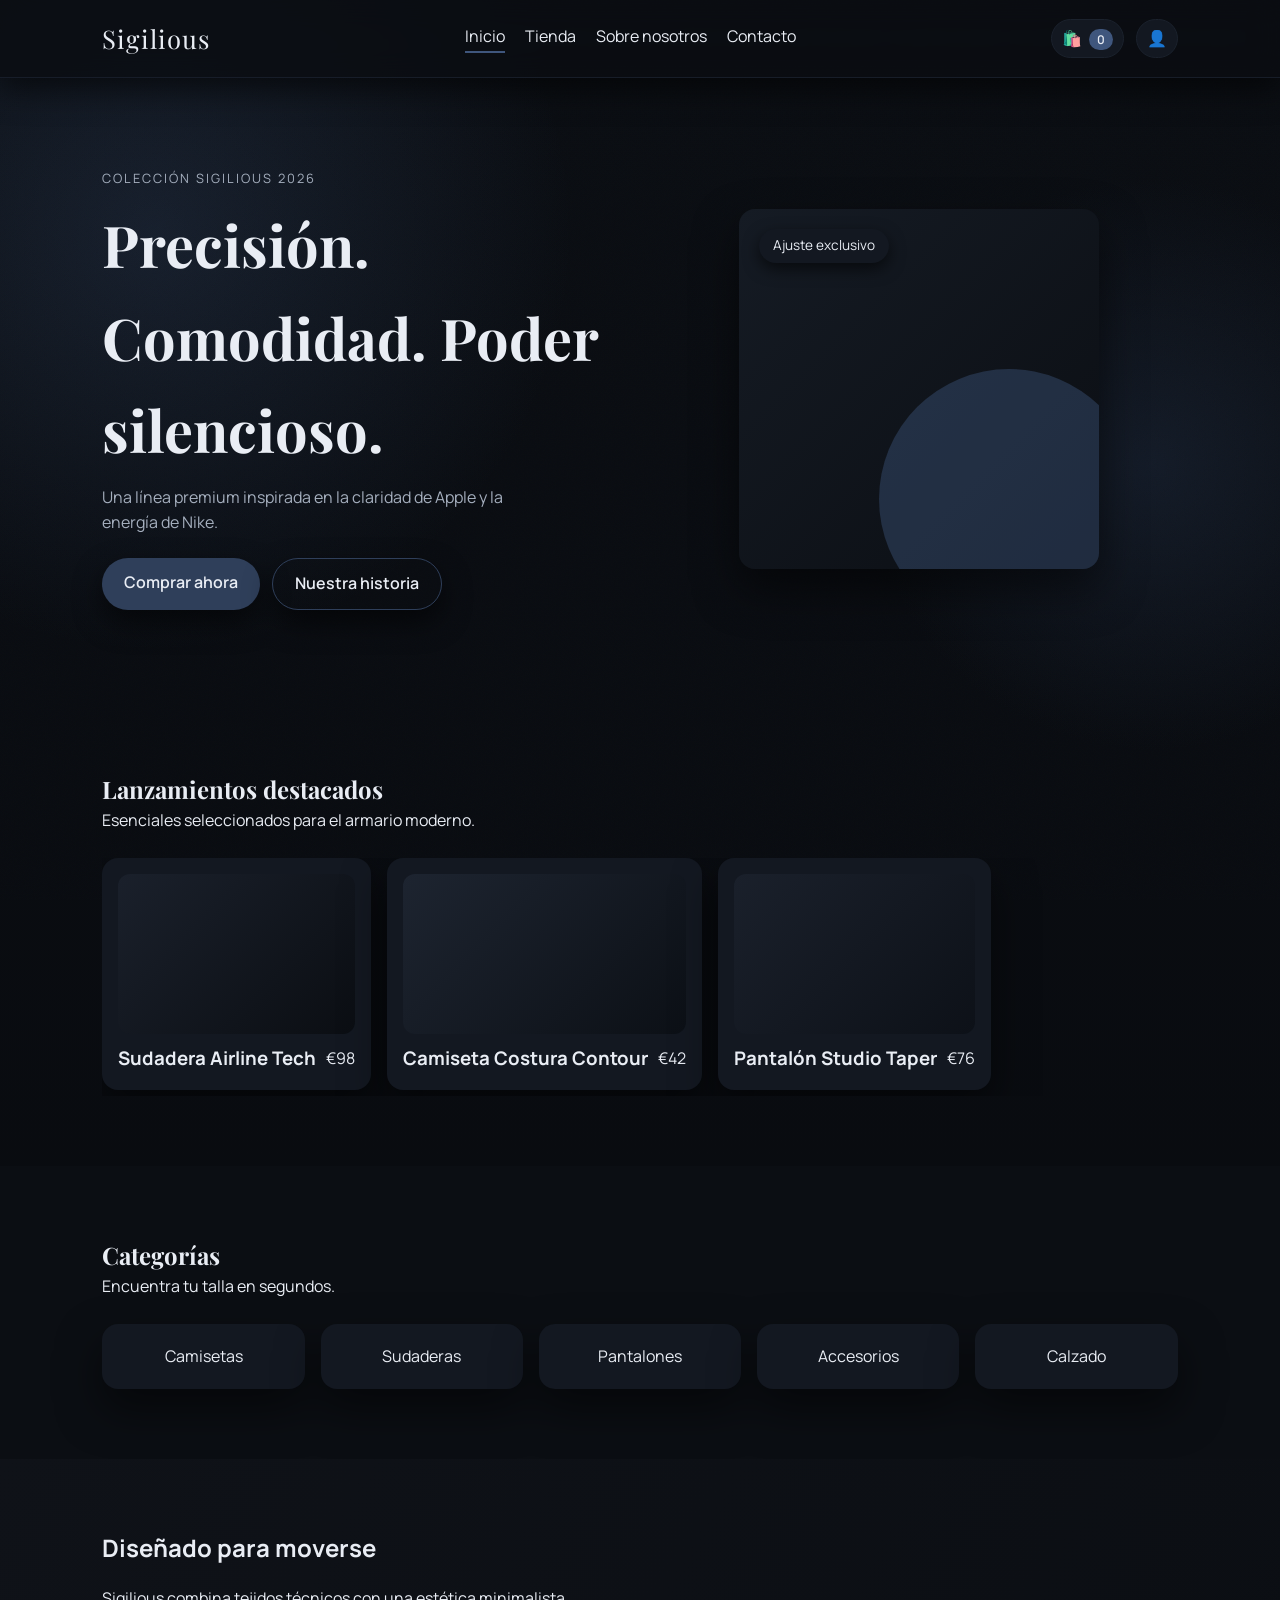
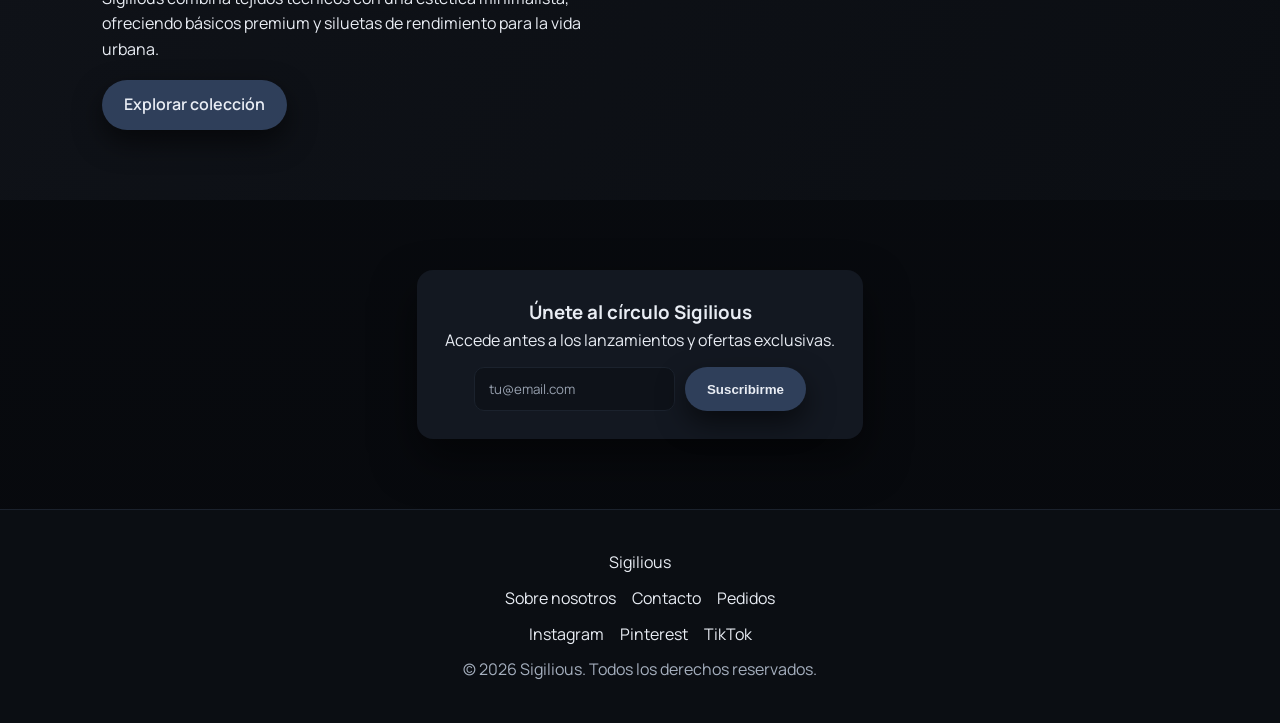
<file: index.html>
﻿<!doctype html>
<html lang="es">
<head>
  <meta charset="utf-8" />
  <meta name="viewport" content="width=device-width, initial-scale=1" />
  <title>Sigilious | Moda premium</title>
  <link rel="preconnect" href="https://fonts.googleapis.com">
  <link rel="preconnect" href="https://fonts.gstatic.com" crossorigin>
  <link href="https://fonts.googleapis.com/css2?family=Manrope:wght@300;400;500;600;700&family=Playfair+Display:wght@500;600;700&display=swap" rel="stylesheet">
  <link rel="stylesheet" href="css/style.css" />
  <link rel="stylesheet" href="css/layout.css" />
  <link rel="stylesheet" href="css/animations.css" />


</head>
<body data-page="home">
  <div class="loader" id="loader">
    <div class="loader-ring"></div>
    <div class="loader-text">Sigilious</div>
  </div>

  <header class="header glass">
    <nav class="nav">
      <a class="logo" href="index.html">Sigilious</a>

      <button class="menu-toggle" id="menuToggle" aria-label="Alternar navegación">
        <span></span><span></span><span></span>
      </button>

      <div class="nav-links" id="navLinks">
        <a href="index.html" class="active">Inicio</a>
        <a href="shop.html">Tienda</a>
        <a href="about.html">Sobre nosotros</a>
        <a href="contact.html">Contacto</a>
      </div>

      <div class="nav-actions">
        <a class="icon-btn" href="cart.html" aria-label="Carrito">
          <span class="icon">🛍️</span>
          <span class="badge" id="cartCount">0</span>
        </a>
        <a class="icon-btn" href="profile.html" aria-label="Perfil">
          <span class="icon">👤</span>
        </a>


      </div>
    </nav>
  </header>

  <main class="page fade-in">
    <section class="hero">
      <div class="hero-content">
        <div class="hero-text">
          <p class="eyebrow">Colección Sigilious 2026</p>
          <h1 class="hero-title animated-text">Precisión. Comodidad. Poder silencioso.</h1>
          <p class="hero-sub">Una línea premium inspirada en la claridad de Apple y la energía de Nike.</p>
          <div class="hero-cta">
            <a class="btn" href="shop.html">Comprar ahora</a>
            <a class="btn ghost" href="about.html">Nuestra historia</a>
          </div>
        </div>
        <div class="hero-visual">
          <div class="hero-card" data-parallax>
            <div class="hero-glow"></div>
            <div class="hero-label">Ajuste exclusivo</div>
          </div>
        </div>
      </div>
    </section>

    <section class="section">
      <div class="section-head">
        <h2>Lanzamientos destacados</h2>
        <p>Esenciales seleccionados para el armario moderno.</p>
      </div>
      <div class="slider" id="featuredSlider">
        <div class="slide">
          <div class="product-thumb img-1"></div>
          <div class="slide-info">
            <h3>Sudadera Airline Tech</h3>
            <span>€98</span>
          </div>
        </div>
        <div class="slide">
          <div class="product-thumb img-2"></div>
          <div class="slide-info">
            <h3>Camiseta Costura Contour</h3>
            <span>€42</span>
          </div>
        </div>
        <div class="slide">
          <div class="product-thumb img-3"></div>
          <div class="slide-info">
            <h3>Pantalón Studio Taper</h3>
            <span>€76</span>
          </div>
        </div>
      </div>
    </section>

    <section class="section alt">
      <div class="section-head">
        <h2>Categorías</h2>
        <p>Encuentra tu talla en segundos.</p>
      </div>
      <div class="categories">
        <a class="category-card" href="shop.html#tshirts">Camisetas</a>
        <a class="category-card" href="shop.html#hoodies">Sudaderas</a>
        <a class="category-card" href="shop.html#pants">Pantalones</a>
        <a class="category-card" href="shop.html#accessories">Accesorios</a>
        <a class="category-card" href="shop.html#shoes">Calzado</a>
      </div>
    </section>

    <section class="section brand">
      <div class="brand-content">
        <h2>Diseñado para moverse</h2>
        <p>Sigilious combina tejidos técnicos con una estética minimalista, ofreciendo básicos premium y siluetas de rendimiento para la vida urbana.</p>
        <a class="btn" href="shop.html">Explorar colección</a>
      </div>
    </section>

    <section class="section newsletter">
      <div class="newsletter-card">
        <h3>Únete al círculo Sigilious</h3>
        <p>Accede antes a los lanzamientos y ofertas exclusivas.</p>
        <form class="newsletter-form">
          <input type="email" placeholder="tu@email.com" required />
          <button class="btn" type="submit">Suscribirme</button>
        </form>
      </div>
    </section>
  </main>

  <footer class="footer">
    <div class="footer-inner">
      <div class="footer-brand">Sigilious</div>
      <div class="footer-links">
        <a href="about.html">Sobre nosotros</a>
        <a href="contact.html">Contacto</a>
        <a href="orders.html">Pedidos</a>
      </div>
      <div class="socials">
        <a href="#" aria-label="Instagram">Instagram</a>
        <a href="#" aria-label="Pinterest">Pinterest</a>
        <a href="#" aria-label="TikTok">TikTok</a>
      </div>
      <p class="muted">© 2026 Sigilious. Todos los derechos reservados.</p>
    </div>
  </footer>

  <script type="module" src="js/script.js"></script>  <button class="back-to-top" id="backToTop" aria-label="Volver arriba">↑</button>
</body>
</html>
</file>
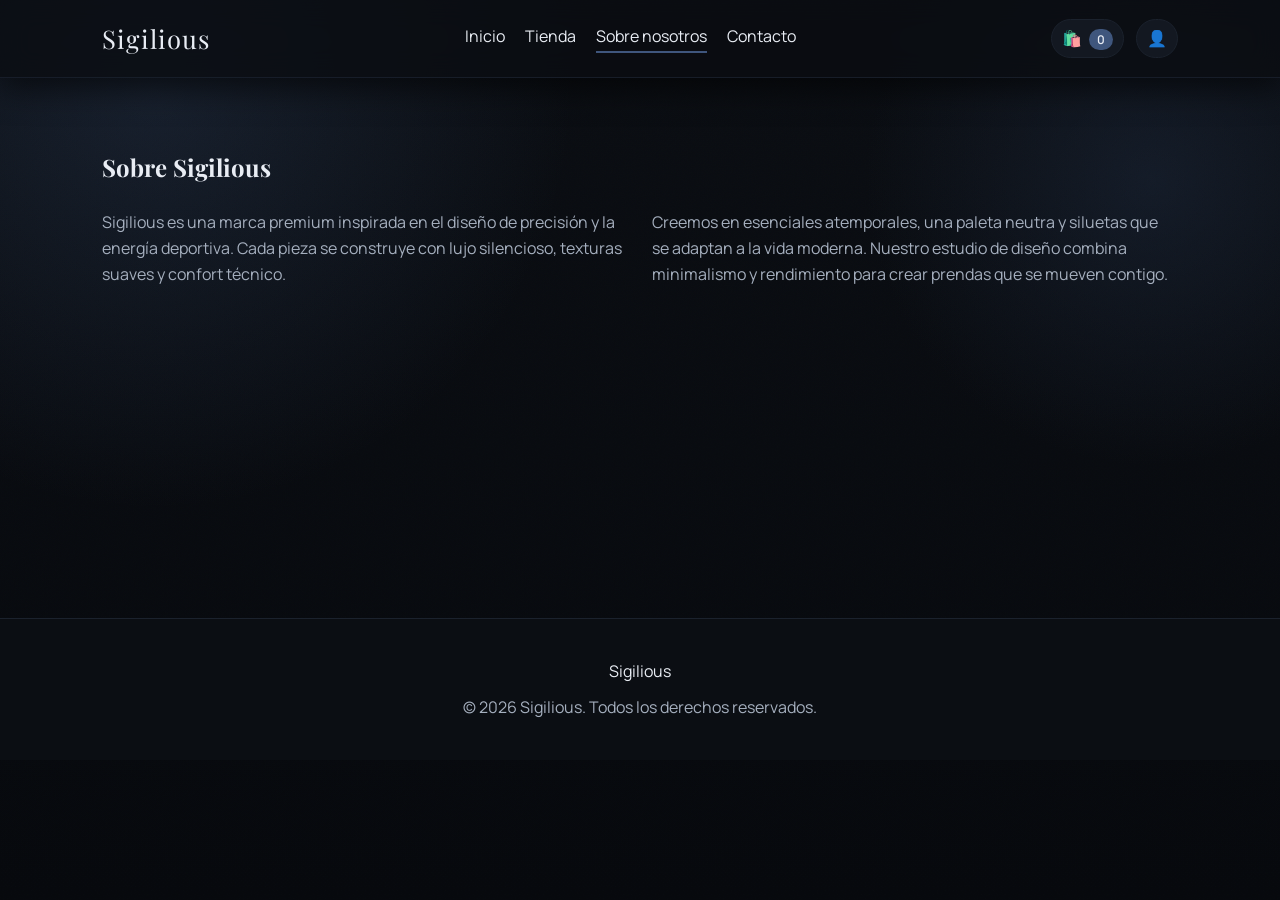
<file: about.html>
﻿<!doctype html>
<html lang="es">
<head>
  <meta charset="utf-8" />
  <meta name="viewport" content="width=device-width, initial-scale=1" />
  <title>Sigilious | Sobre nosotros</title>
  <link rel="preconnect" href="https://fonts.googleapis.com">
  <link rel="preconnect" href="https://fonts.gstatic.com" crossorigin>
  <link href="https://fonts.googleapis.com/css2?family=Manrope:wght@300;400;500;600;700&family=Playfair+Display:wght@500;600;700&display=swap" rel="stylesheet">
  <link rel="stylesheet" href="css/style.css" />
  <link rel="stylesheet" href="css/layout.css" />
  <link rel="stylesheet" href="css/animations.css" />


</head>
<body data-page="about">
  <div class="loader" id="loader">
    <div class="loader-ring"></div>
    <div class="loader-text">Sigilious</div>
  </div>

  <header class="header glass">
    <nav class="nav">
      <a class="logo" href="index.html">Sigilious</a>
      <button class="menu-toggle" id="menuToggle" aria-label="Alternar navegación">
        <span></span><span></span><span></span>
      </button>
      <div class="nav-links" id="navLinks">
        <a href="index.html">Inicio</a>
        <a href="shop.html">Tienda</a>
        <a href="about.html" class="active">Sobre nosotros</a>
        <a href="contact.html">Contacto</a>
      </div>
      <div class="nav-actions">
        <a class="icon-btn" href="cart.html" aria-label="Carrito">
          <span class="icon">🛍️</span>
          <span class="badge" id="cartCount">0</span>
        </a>
        <a class="icon-btn" href="profile.html" aria-label="Perfil">
          <span class="icon">👤</span>
        </a>


      </div>
    </nav>
  </header>

  <main class="page fade-in">
    <section class="section">
      <div class="section-head">
        <h1>Sobre Sigilious</h1>
      </div>
      <div class="about-grid">
        <p>Sigilious es una marca premium inspirada en el diseño de precisión y la energía deportiva. Cada pieza se construye con lujo silencioso, texturas suaves y confort técnico.</p>
        <p>Creemos en esenciales atemporales, una paleta neutra y siluetas que se adaptan a la vida moderna. Nuestro estudio de diseño combina minimalismo y rendimiento para crear prendas que se mueven contigo.</p>
      </div>
    </section>
  </main>

  <footer class="footer">
    <div class="footer-inner">
      <div class="footer-brand">Sigilious</div>
      <p class="muted">© 2026 Sigilious. Todos los derechos reservados.</p>
    </div>
  </footer>

  <script type="module" src="js/script.js"></script>  <button class="back-to-top" id="backToTop" aria-label="Volver arriba">↑</button>
</body>
</html>
</file>
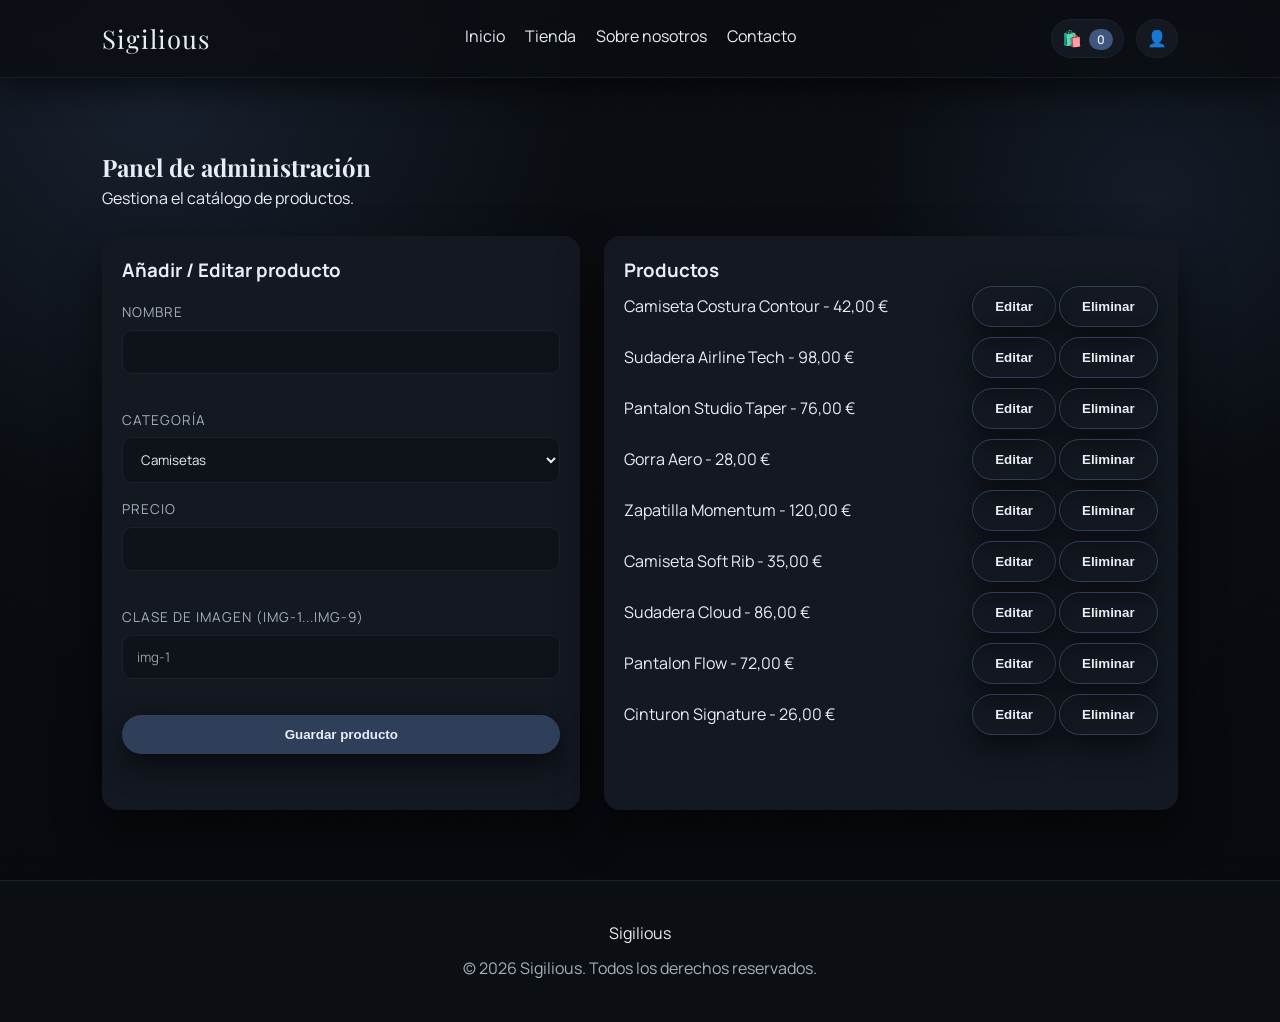
<file: admin.html>
﻿<!doctype html>
<html lang="es">
<head>
  <meta charset="utf-8" />
  <meta name="viewport" content="width=device-width, initial-scale=1" />
  <title>Sigilious | Administración</title>
  <link rel="preconnect" href="https://fonts.googleapis.com">
  <link rel="preconnect" href="https://fonts.gstatic.com" crossorigin>
  <link href="https://fonts.googleapis.com/css2?family=Manrope:wght@300;400;500;600;700&family=Playfair+Display:wght@500;600;700&display=swap" rel="stylesheet">
  <link rel="stylesheet" href="css/style.css" />
  <link rel="stylesheet" href="css/layout.css" />
  <link rel="stylesheet" href="css/animations.css" />


</head>
<body data-page="admin">
  <div class="loader" id="loader">
    <div class="loader-ring"></div>
    <div class="loader-text">Sigilious</div>
  </div>

  <header class="header glass">
    <nav class="nav">
      <a class="logo" href="index.html">Sigilious</a>
      <button class="menu-toggle" id="menuToggle" aria-label="Alternar navegación">
        <span></span><span></span><span></span>
      </button>
      <div class="nav-links" id="navLinks">
        <a href="index.html">Inicio</a>
        <a href="shop.html">Tienda</a>
        <a href="about.html">Sobre nosotros</a>
        <a href="contact.html">Contacto</a>
      </div>
      <div class="nav-actions">
        <a class="icon-btn" href="cart.html" aria-label="Carrito">
          <span class="icon">🛍️</span>
          <span class="badge" id="cartCount">0</span>
        </a>
        <a class="icon-btn" href="profile.html" aria-label="Perfil">
          <span class="icon">👤</span>
        </a>


      </div>
    </nav>
  </header>

  <main class="page fade-in">
    <section class="section">
      <div class="section-head">
        <h1>Panel de administración</h1>
        <p>Gestiona el catálogo de productos.</p>
      </div>
      <div class="admin-layout">
        <form class="form card" id="adminForm" novalidate>
          <h3>Añadir / Editar producto</h3>
          <input type="hidden" id="productId" />
          <div class="form-row">
            <label for="productName">Nombre</label>
            <input type="text" id="productName" required />
            <small class="error" id="productNameError"></small>
          </div>
          <div class="form-row">
            <label for="productCategory">Categoría</label>
            <select id="productCategory" required>
              <option value="tshirts">Camisetas</option>
              <option value="hoodies">Sudaderas</option>
              <option value="pants">Pantalones</option>
              <option value="accessories">Accesorios</option>
              <option value="shoes">Calzado</option>
            </select>
          </div>
          <div class="form-row">
            <label for="productPrice">Precio</label>
            <input type="number" id="productPrice" required />
            <small class="error" id="productPriceError"></small>
          </div>
          <div class="form-row">
            <label for="productImage">Clase de imagen (img-1...img-9)</label>
            <input type="text" id="productImage" placeholder="img-1" required />
            <small class="error" id="productImageError"></small>
          </div>
          <button class="btn" type="submit">Guardar producto</button>
          <p class="form-success" id="adminSuccess"></p>
        </form>

        <div class="card" id="adminList"></div>
      </div>
    </section>
  </main>

  <footer class="footer">
    <div class="footer-inner">
      <div class="footer-brand">Sigilious</div>
      <p class="muted">© 2026 Sigilious. Todos los derechos reservados.</p>
    </div>
  </footer>

  <script type="module" src="js/script.js"></script>  <button class="back-to-top" id="backToTop" aria-label="Volver arriba">↑</button>
</body>
</html>
</file>
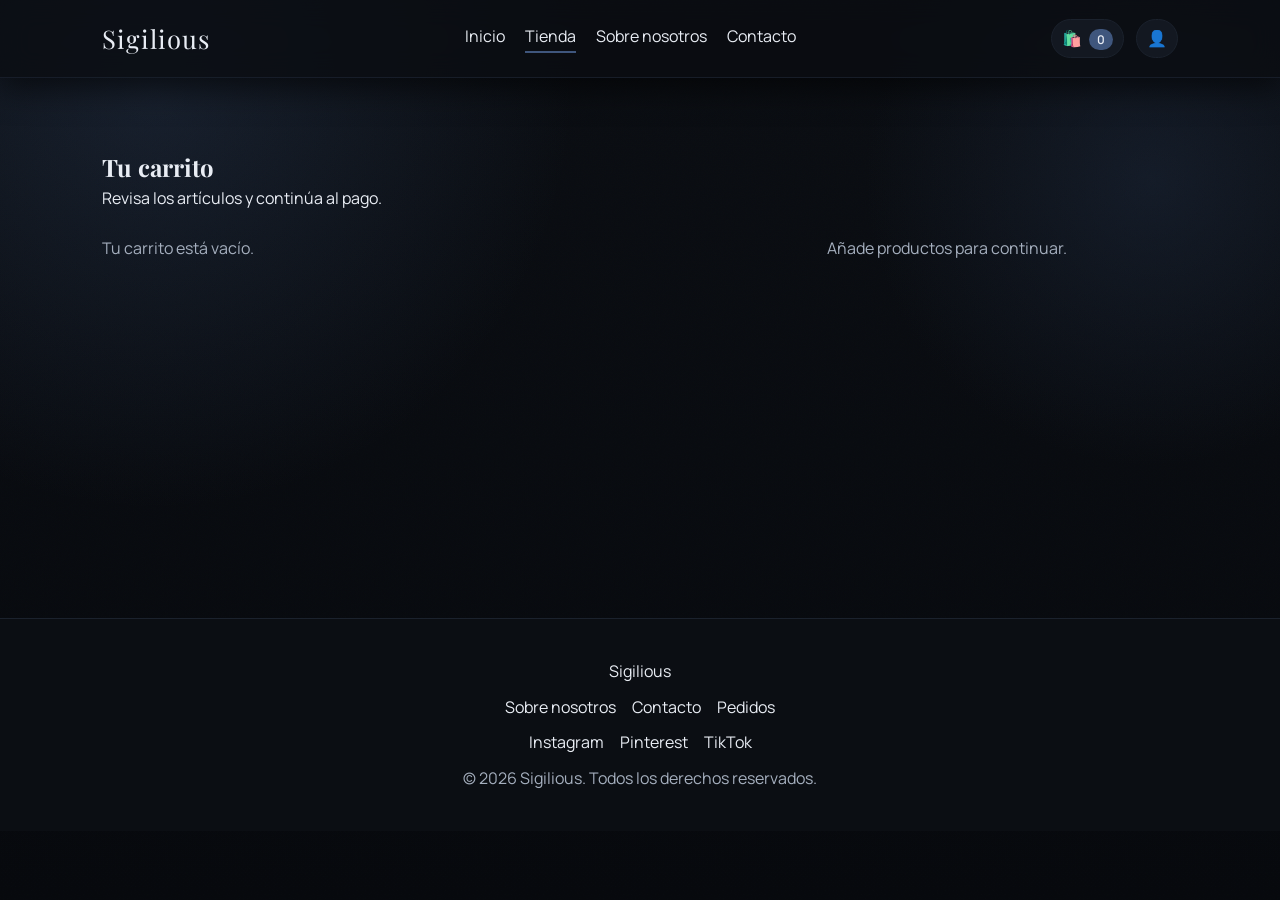
<file: cart.html>
﻿<!doctype html>
<html lang="es">
<head>
  <meta charset="utf-8" />
  <meta name="viewport" content="width=device-width, initial-scale=1" />
  <title>Sigilious | Carrito</title>
  <link rel="preconnect" href="https://fonts.googleapis.com">
  <link rel="preconnect" href="https://fonts.gstatic.com" crossorigin>
  <link href="https://fonts.googleapis.com/css2?family=Manrope:wght@300;400;500;600;700&family=Playfair+Display:wght@500;600;700&display=swap" rel="stylesheet">
  <link rel="stylesheet" href="css/style.css" />
  <link rel="stylesheet" href="css/layout.css" />
  <link rel="stylesheet" href="css/animations.css" />


</head>
<body data-page="cart">
  <div class="loader" id="loader">
    <div class="loader-ring"></div>
    <div class="loader-text">Sigilious</div>
  </div>

  <header class="header glass">
    <nav class="nav">
      <a class="logo" href="index.html">Sigilious</a>
      <button class="menu-toggle" id="menuToggle" aria-label="Alternar navegación">
        <span></span><span></span><span></span>
      </button>
      <div class="nav-links" id="navLinks">
        <a href="index.html">Inicio</a>
        <a href="shop.html" class="active">Tienda</a>
        <a href="about.html">Sobre nosotros</a>
        <a href="contact.html">Contacto</a>
      </div>
      <div class="nav-actions">
        <a class="icon-btn" href="cart.html" aria-label="Carrito">
          <span class="icon">🛍️</span>
          <span class="badge" id="cartCount">0</span>
        </a>
        <a class="icon-btn" href="profile.html" aria-label="Perfil">
          <span class="icon">👤</span>
        </a>


      </div>
    </nav>
  </header>

  <main class="page fade-in">
    <section class="section">
      <div class="section-head">
        <h1>Tu carrito</h1>
        <p>Revisa los artículos y continúa al pago.</p>
      </div>
      <div class="cart-layout">
        <div class="cart-items" id="cartItems"></div>
        <div class="cart-summary" id="cartSummary"></div>
      </div>
    </section>
  </main>

  <footer class="footer">
    <div class="footer-inner">
      <div class="footer-brand">Sigilious</div>
      <div class="footer-links">
        <a href="about.html">Sobre nosotros</a>
        <a href="contact.html">Contacto</a>
        <a href="orders.html">Pedidos</a>
      </div>
      <div class="socials">
        <a href="#" aria-label="Instagram">Instagram</a>
        <a href="#" aria-label="Pinterest">Pinterest</a>
        <a href="#" aria-label="TikTok">TikTok</a>
      </div>
      <p class="muted">© 2026 Sigilious. Todos los derechos reservados.</p>
    </div>
  </footer>

  <script type="module" src="js/script.js"></script>  <button class="back-to-top" id="backToTop" aria-label="Volver arriba">↑</button>
</body>
</html>
</file>
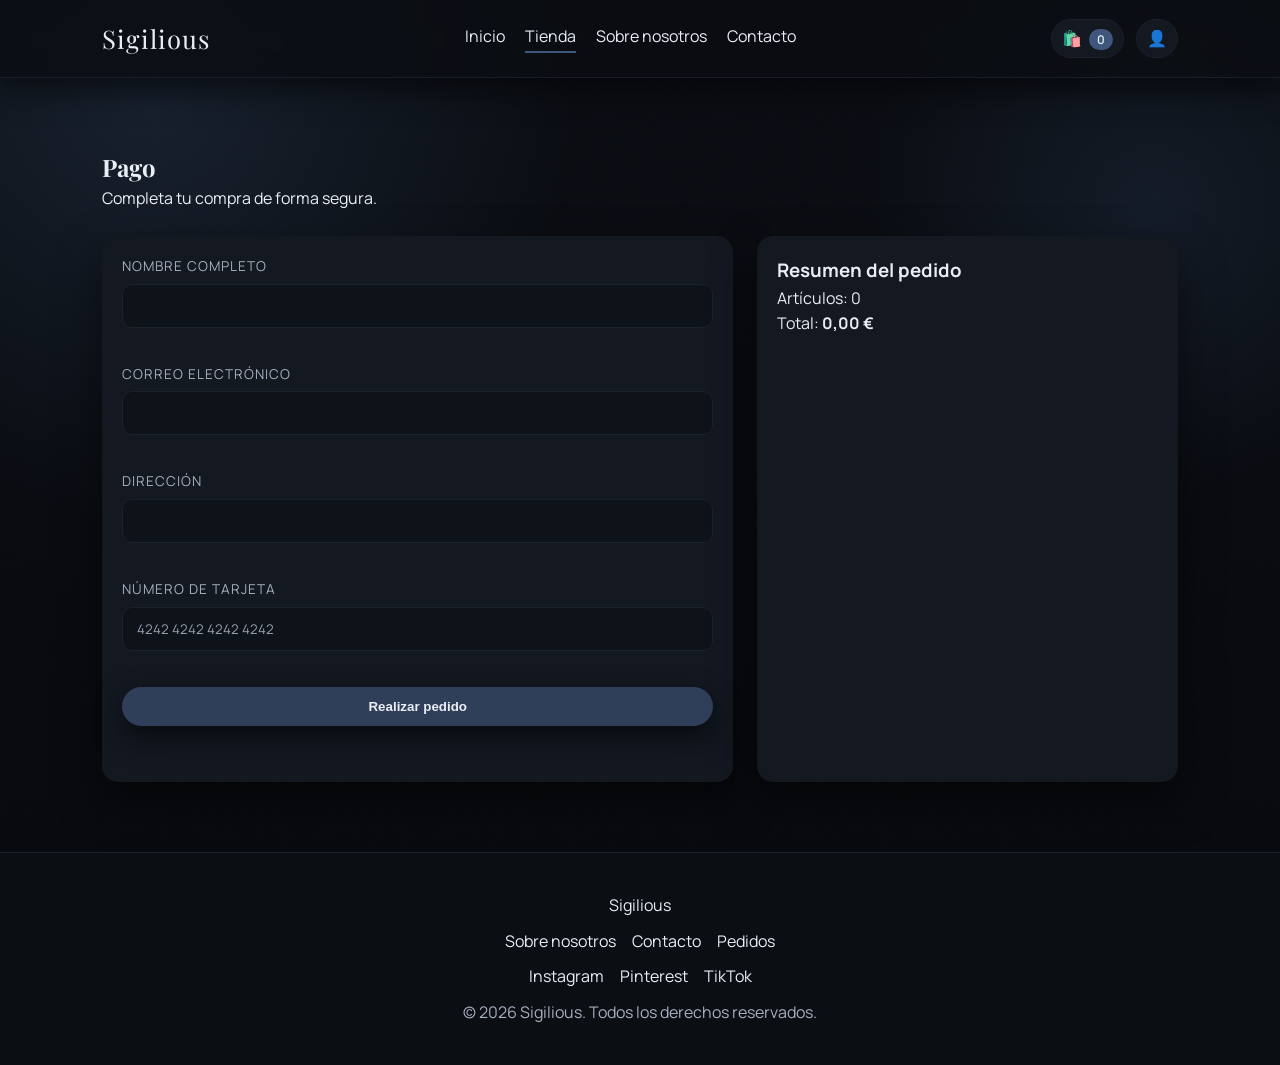
<file: checkout.html>
﻿<!doctype html>
<html lang="es">
<head>
  <meta charset="utf-8" />
  <meta name="viewport" content="width=device-width, initial-scale=1" />
  <title>Sigilious | Pago</title>
  <link rel="preconnect" href="https://fonts.googleapis.com">
  <link rel="preconnect" href="https://fonts.gstatic.com" crossorigin>
  <link href="https://fonts.googleapis.com/css2?family=Manrope:wght@300;400;500;600;700&family=Playfair+Display:wght@500;600;700&display=swap" rel="stylesheet">
  <link rel="stylesheet" href="css/style.css" />
  <link rel="stylesheet" href="css/layout.css" />
  <link rel="stylesheet" href="css/animations.css" />


</head>
<body data-page="checkout">
  <div class="loader" id="loader">
    <div class="loader-ring"></div>
    <div class="loader-text">Sigilious</div>
  </div>

  <header class="header glass">
    <nav class="nav">
      <a class="logo" href="index.html">Sigilious</a>
      <button class="menu-toggle" id="menuToggle" aria-label="Alternar navegación">
        <span></span><span></span><span></span>
      </button>
      <div class="nav-links" id="navLinks">
        <a href="index.html">Inicio</a>
        <a href="shop.html" class="active">Tienda</a>
        <a href="about.html">Sobre nosotros</a>
        <a href="contact.html">Contacto</a>
      </div>
      <div class="nav-actions">
        <a class="icon-btn" href="cart.html" aria-label="Carrito">
          <span class="icon">🛍️</span>
          <span class="badge" id="cartCount">0</span>
        </a>
        <a class="icon-btn" href="profile.html" aria-label="Perfil">
          <span class="icon">👤</span>
        </a>


      </div>
    </nav>
  </header>

  <main class="page fade-in">
    <section class="section">
      <div class="section-head">
        <h1>Pago</h1>
        <p>Completa tu compra de forma segura.</p>
      </div>
      <div class="checkout-layout">
        <form class="form card" id="checkoutForm" novalidate>
          <div class="form-row">
            <label for="fullName">Nombre completo</label>
            <input type="text" id="fullName" required />
            <small class="error" id="nameError"></small>
          </div>
          <div class="form-row">
            <label for="email">Correo electrónico</label>
            <input type="email" id="email" required />
            <small class="error" id="emailError"></small>
          </div>
          <div class="form-row">
            <label for="address">Dirección</label>
            <input type="text" id="address" required />
            <small class="error" id="addressError"></small>
          </div>
          <div class="form-row">
            <label for="card">Número de tarjeta</label>
            <input type="text" id="card" placeholder="4242 4242 4242 4242" required />
            <small class="error" id="cardError"></small>
          </div>
          <button type="submit" class="btn">Realizar pedido</button>
          <p class="form-success" id="checkoutSuccess"></p>
        </form>
        <div class="card" id="checkoutSummary"></div>
      </div>
    </section>
  </main>

  <footer class="footer">
    <div class="footer-inner">
      <div class="footer-brand">Sigilious</div>
      <div class="footer-links">
        <a href="about.html">Sobre nosotros</a>
        <a href="contact.html">Contacto</a>
        <a href="orders.html">Pedidos</a>
      </div>
      <div class="socials">
        <a href="#" aria-label="Instagram">Instagram</a>
        <a href="#" aria-label="Pinterest">Pinterest</a>
        <a href="#" aria-label="TikTok">TikTok</a>
      </div>
      <p class="muted">© 2026 Sigilious. Todos los derechos reservados.</p>
    </div>
  </footer>

  <script type="module" src="js/script.js"></script>  <button class="back-to-top" id="backToTop" aria-label="Volver arriba">↑</button>
</body>
</html>
</file>
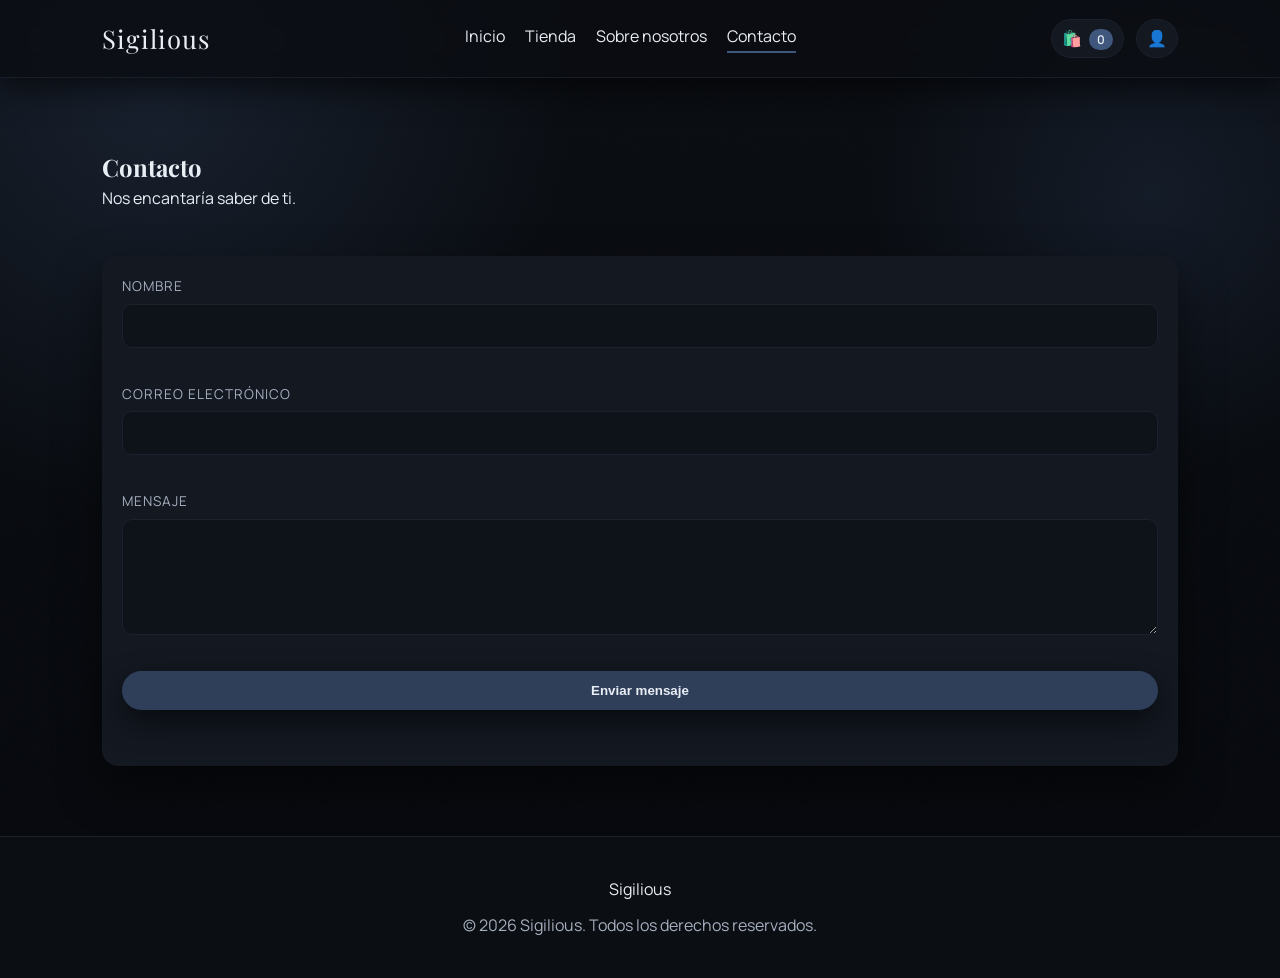
<file: contact.html>
﻿<!doctype html>
<html lang="es">
<head>
  <meta charset="utf-8" />
  <meta name="viewport" content="width=device-width, initial-scale=1" />
  <title>Sigilious | Contacto</title>
  <link rel="preconnect" href="https://fonts.googleapis.com">
  <link rel="preconnect" href="https://fonts.gstatic.com" crossorigin>
  <link href="https://fonts.googleapis.com/css2?family=Manrope:wght@300;400;500;600;700&family=Playfair+Display:wght@500;600;700&display=swap" rel="stylesheet">
  <link rel="stylesheet" href="css/style.css" />
  <link rel="stylesheet" href="css/layout.css" />
  <link rel="stylesheet" href="css/animations.css" />


</head>
<body data-page="contact">
  <div class="loader" id="loader">
    <div class="loader-ring"></div>
    <div class="loader-text">Sigilious</div>
  </div>

  <header class="header glass">
    <nav class="nav">
      <a class="logo" href="index.html">Sigilious</a>
      <button class="menu-toggle" id="menuToggle" aria-label="Alternar navegación">
        <span></span><span></span><span></span>
      </button>
      <div class="nav-links" id="navLinks">
        <a href="index.html">Inicio</a>
        <a href="shop.html">Tienda</a>
        <a href="about.html">Sobre nosotros</a>
        <a href="contact.html" class="active">Contacto</a>
      </div>
      <div class="nav-actions">
        <a class="icon-btn" href="cart.html" aria-label="Carrito">
          <span class="icon">🛍️</span>
          <span class="badge" id="cartCount">0</span>
        </a>
        <a class="icon-btn" href="profile.html" aria-label="Perfil">
          <span class="icon">👤</span>
        </a>


      </div>
    </nav>
  </header>

  <main class="page fade-in">
    <section class="section">
      <div class="section-head">
        <h1>Contacto</h1>
        <p>Nos encantaría saber de ti.</p>
      </div>
      <form class="form card" id="contactForm" novalidate>
        <div class="form-row">
          <label for="name">Nombre</label>
          <input type="text" id="name" required />
          <small class="error" id="nameError"></small>
        </div>
        <div class="form-row">
          <label for="email">Correo electrónico</label>
          <input type="email" id="email" required />
          <small class="error" id="emailError"></small>
        </div>
        <div class="form-row">
          <label for="message">Mensaje</label>
          <textarea id="message" rows="5" required></textarea>
          <small class="error" id="messageError"></small>
        </div>
        <button class="btn" type="submit">Enviar mensaje</button>
        <p class="form-success" id="contactSuccess"></p>
      </form>
    </section>
  </main>

  <footer class="footer">
    <div class="footer-inner">
      <div class="footer-brand">Sigilious</div>
      <p class="muted">© 2026 Sigilious. Todos los derechos reservados.</p>
    </div>
  </footer>

  <script type="module" src="js/script.js"></script>  <button class="back-to-top" id="backToTop" aria-label="Volver arriba">↑</button>
</body>
</html>
</file>
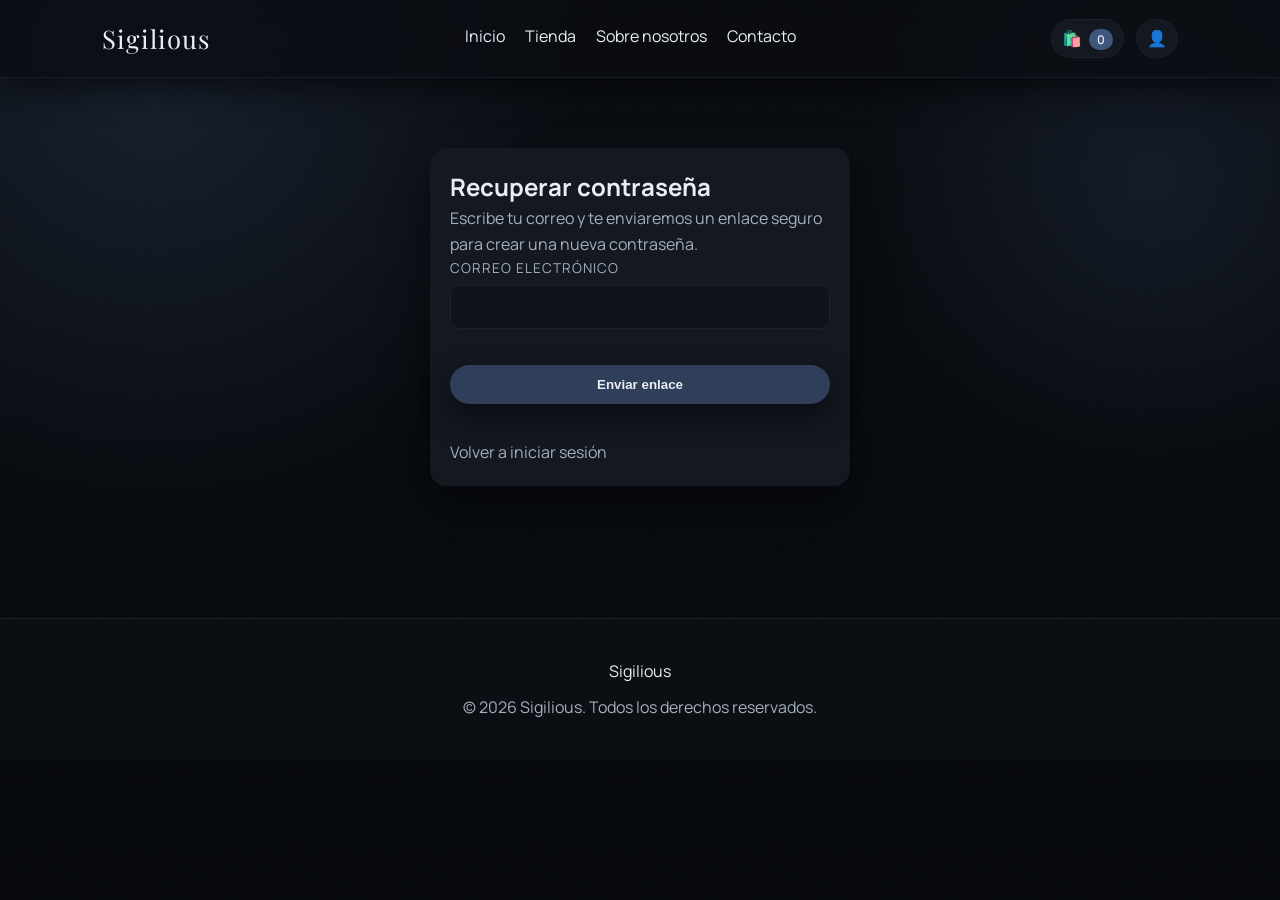
<file: forgot-password.html>
<!doctype html>
<html lang="es">
<head>
  <meta charset="utf-8" />
  <meta name="viewport" content="width=device-width, initial-scale=1" />
  <title>Sigilious | Recuperar contraseña</title>
  <link rel="preconnect" href="https://fonts.googleapis.com">
  <link rel="preconnect" href="https://fonts.gstatic.com" crossorigin>
  <link href="https://fonts.googleapis.com/css2?family=Manrope:wght@300;400;500;600;700&family=Playfair+Display:wght@500;600;700&display=swap" rel="stylesheet">
  <link rel="stylesheet" href="css/style.css" />
  <link rel="stylesheet" href="css/layout.css" />
  <link rel="stylesheet" href="css/animations.css" />
</head>
<body data-page="forgot-password">
  <div class="loader" id="loader">
    <div class="loader-ring"></div>
    <div class="loader-text">Sigilious</div>
  </div>

  <header class="header glass">
    <nav class="nav">
      <a class="logo" href="index.html">Sigilious</a>
      <button class="menu-toggle" id="menuToggle" aria-label="Alternar navegación">
        <span></span><span></span><span></span>
      </button>
      <div class="nav-links" id="navLinks">
        <a href="index.html">Inicio</a>
        <a href="shop.html">Tienda</a>
        <a href="about.html">Sobre nosotros</a>
        <a href="contact.html">Contacto</a>
      </div>
      <div class="nav-actions">
        <a class="icon-btn" href="cart.html" aria-label="Carrito">
          <span class="icon">🛍️</span>
          <span class="badge" id="cartCount">0</span>
        </a>
        <a class="icon-btn" href="profile.html" aria-label="Perfil">
          <span class="icon">👤</span>
        </a>
      </div>
    </nav>
  </header>

  <main class="page fade-in">
    <section class="section auth">
      <div class="card auth-card">
        <h1>Recuperar contraseña</h1>
        <p class="muted">Escribe tu correo y te enviaremos un enlace seguro para crear una nueva contraseña.</p>
        <form class="form" id="forgotPasswordForm" novalidate>
          <div class="form-row">
            <label for="email">Correo electrónico</label>
            <input type="email" id="email" required />
            <small class="error" id="emailError"></small>
          </div>
          <button class="btn" type="submit">Enviar enlace</button>
          <p class="form-success" id="forgotPasswordSuccess"></p>
        </form>
        <p class="muted auth-extra"><a href="login.html">Volver a iniciar sesión</a></p>
      </div>
    </section>
  </main>

  <footer class="footer">
    <div class="footer-inner">
      <div class="footer-brand">Sigilious</div>
      <p class="muted">© 2026 Sigilious. Todos los derechos reservados.</p>
    </div>
  </footer>

  <script type="module" src="js/script.js"></script>
  <button class="back-to-top" id="backToTop" aria-label="Volver arriba">↑</button>
</body>
</html>
</file>
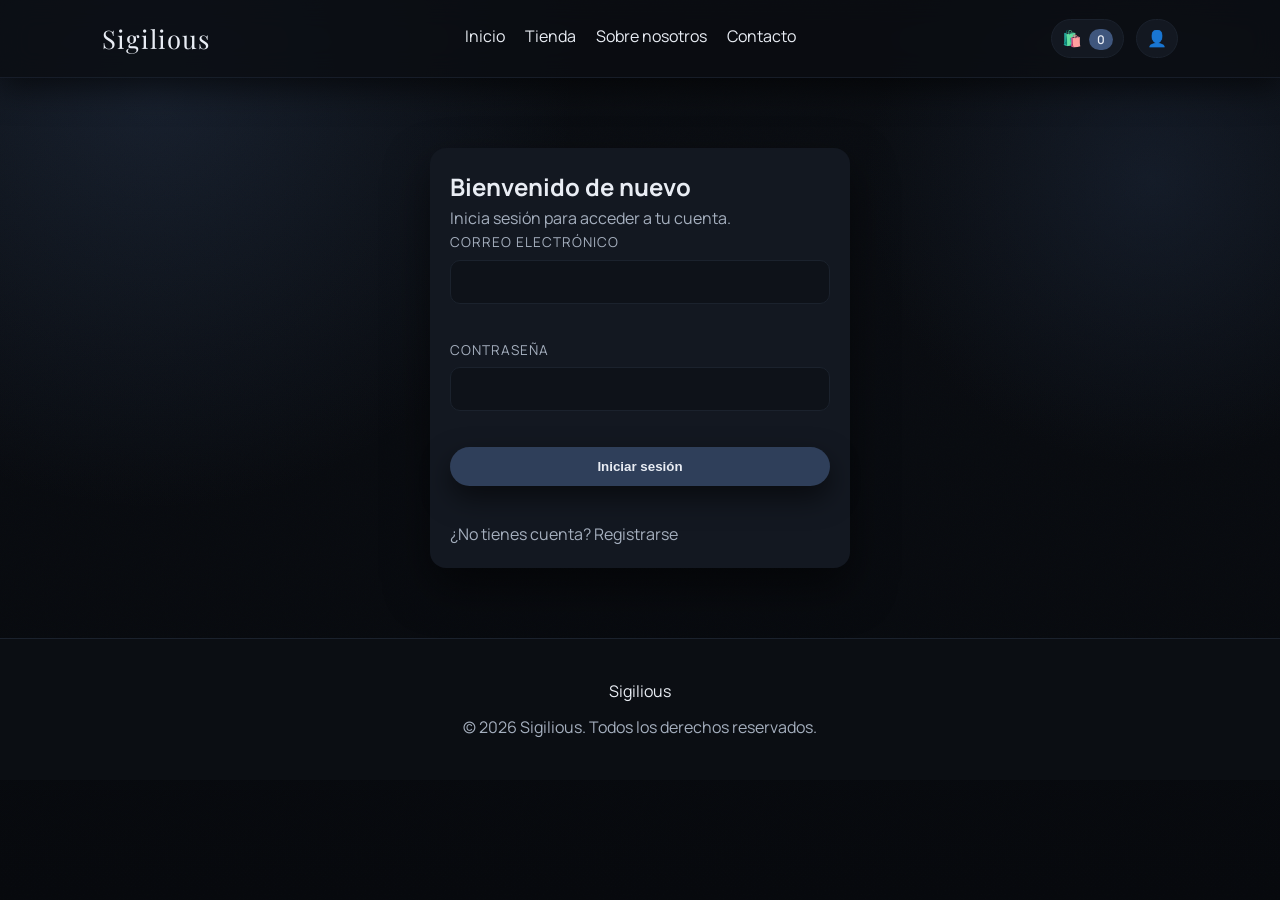
<file: login.html>
﻿<!doctype html>
<html lang="es">
<head>
  <meta charset="utf-8" />
  <meta name="viewport" content="width=device-width, initial-scale=1" />
  <title>Sigilious | Iniciar sesión</title>
  <link rel="preconnect" href="https://fonts.googleapis.com">
  <link rel="preconnect" href="https://fonts.gstatic.com" crossorigin>
  <link href="https://fonts.googleapis.com/css2?family=Manrope:wght@300;400;500;600;700&family=Playfair+Display:wght@500;600;700&display=swap" rel="stylesheet">
  <link rel="stylesheet" href="css/style.css" />
  <link rel="stylesheet" href="css/layout.css" />
  <link rel="stylesheet" href="css/animations.css" />


</head>
<body data-page="login">
  <div class="loader" id="loader">
    <div class="loader-ring"></div>
    <div class="loader-text">Sigilious</div>
  </div>

  <header class="header glass">
    <nav class="nav">
      <a class="logo" href="index.html">Sigilious</a>
      <button class="menu-toggle" id="menuToggle" aria-label="Alternar navegación">
        <span></span><span></span><span></span>
      </button>
      <div class="nav-links" id="navLinks">
        <a href="index.html">Inicio</a>
        <a href="shop.html">Tienda</a>
        <a href="about.html">Sobre nosotros</a>
        <a href="contact.html">Contacto</a>
      </div>
      <div class="nav-actions">
        <a class="icon-btn" href="cart.html" aria-label="Carrito">
          <span class="icon">🛍️</span>
          <span class="badge" id="cartCount">0</span>
        </a>
        <a class="icon-btn" href="profile.html" aria-label="Perfil">
          <span class="icon">👤</span>
        </a>


      </div>
    </nav>
  </header>

  <main class="page fade-in">
    <section class="section auth">
      <div class="card auth-card">
        <h1>Bienvenido de nuevo</h1>
        <p class="muted">Inicia sesión para acceder a tu cuenta.</p>
        <form class="form" id="loginForm" novalidate>
          <div class="form-row">
            <label for="email">Correo electrónico</label>
            <input type="email" id="email" required />
            <small class="error" id="emailError"></small>
          </div>
          <div class="form-row">
            <label for="password">Contraseña</label>
            <input type="password" id="password" required />
            <small class="error" id="passwordError"></small>
          </div>
          <button class="btn" type="submit">Iniciar sesión</button>
          <p class="form-success" id="loginSuccess"></p>
        </form>
        <p class="muted">¿No tienes cuenta? <a href="register.html">Registrarse</a></p>
      </div>
    </section>
  </main>

  <footer class="footer">
    <div class="footer-inner">
      <div class="footer-brand">Sigilious</div>
      <p class="muted">© 2026 Sigilious. Todos los derechos reservados.</p>
    </div>
  </footer>

  <script type="module" src="js/script.js"></script>  <button class="back-to-top" id="backToTop" aria-label="Volver arriba">↑</button>
</body>
</html>
</file>
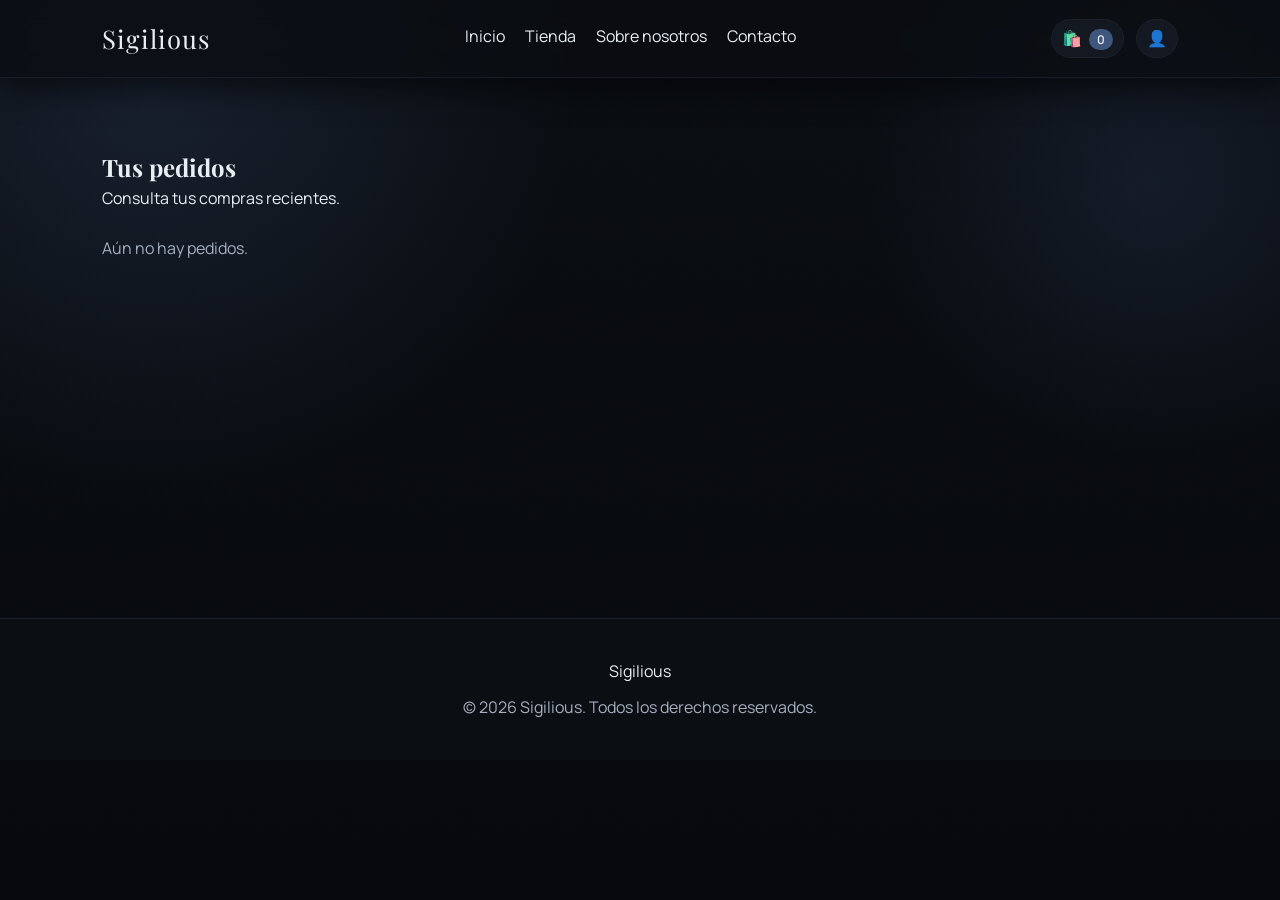
<file: orders.html>
﻿<!doctype html>
<html lang="es">
<head>
  <meta charset="utf-8" />
  <meta name="viewport" content="width=device-width, initial-scale=1" />
  <title>Sigilious | Pedidos</title>
  <link rel="preconnect" href="https://fonts.googleapis.com">
  <link rel="preconnect" href="https://fonts.gstatic.com" crossorigin>
  <link href="https://fonts.googleapis.com/css2?family=Manrope:wght@300;400;500;600;700&family=Playfair+Display:wght@500;600;700&display=swap" rel="stylesheet">
  <link rel="stylesheet" href="css/style.css" />
  <link rel="stylesheet" href="css/layout.css" />
  <link rel="stylesheet" href="css/animations.css" />


</head>
<body data-page="orders">
  <div class="loader" id="loader">
    <div class="loader-ring"></div>
    <div class="loader-text">Sigilious</div>
  </div>

  <header class="header glass">
    <nav class="nav">
      <a class="logo" href="index.html">Sigilious</a>
      <button class="menu-toggle" id="menuToggle" aria-label="Alternar navegación">
        <span></span><span></span><span></span>
      </button>
      <div class="nav-links" id="navLinks">
        <a href="index.html">Inicio</a>
        <a href="shop.html">Tienda</a>
        <a href="about.html">Sobre nosotros</a>
        <a href="contact.html">Contacto</a>
      </div>
      <div class="nav-actions">
        <a class="icon-btn" href="cart.html" aria-label="Carrito">
          <span class="icon">🛍️</span>
          <span class="badge" id="cartCount">0</span>
        </a>
        <a class="icon-btn" href="profile.html" aria-label="Perfil">
          <span class="icon">👤</span>
        </a>


      </div>
    </nav>
  </header>

  <main class="page fade-in">
    <section class="section">
      <div class="section-head">
        <h1>Tus pedidos</h1>
        <p>Consulta tus compras recientes.</p>
      </div>
      <div class="orders" id="ordersList"></div>
    </section>
  </main>

  <footer class="footer">
    <div class="footer-inner">
      <div class="footer-brand">Sigilious</div>
      <p class="muted">© 2026 Sigilious. Todos los derechos reservados.</p>
    </div>
  </footer>

  <script type="module" src="js/script.js"></script>  <button class="back-to-top" id="backToTop" aria-label="Volver arriba">↑</button>
</body>
</html>
</file>
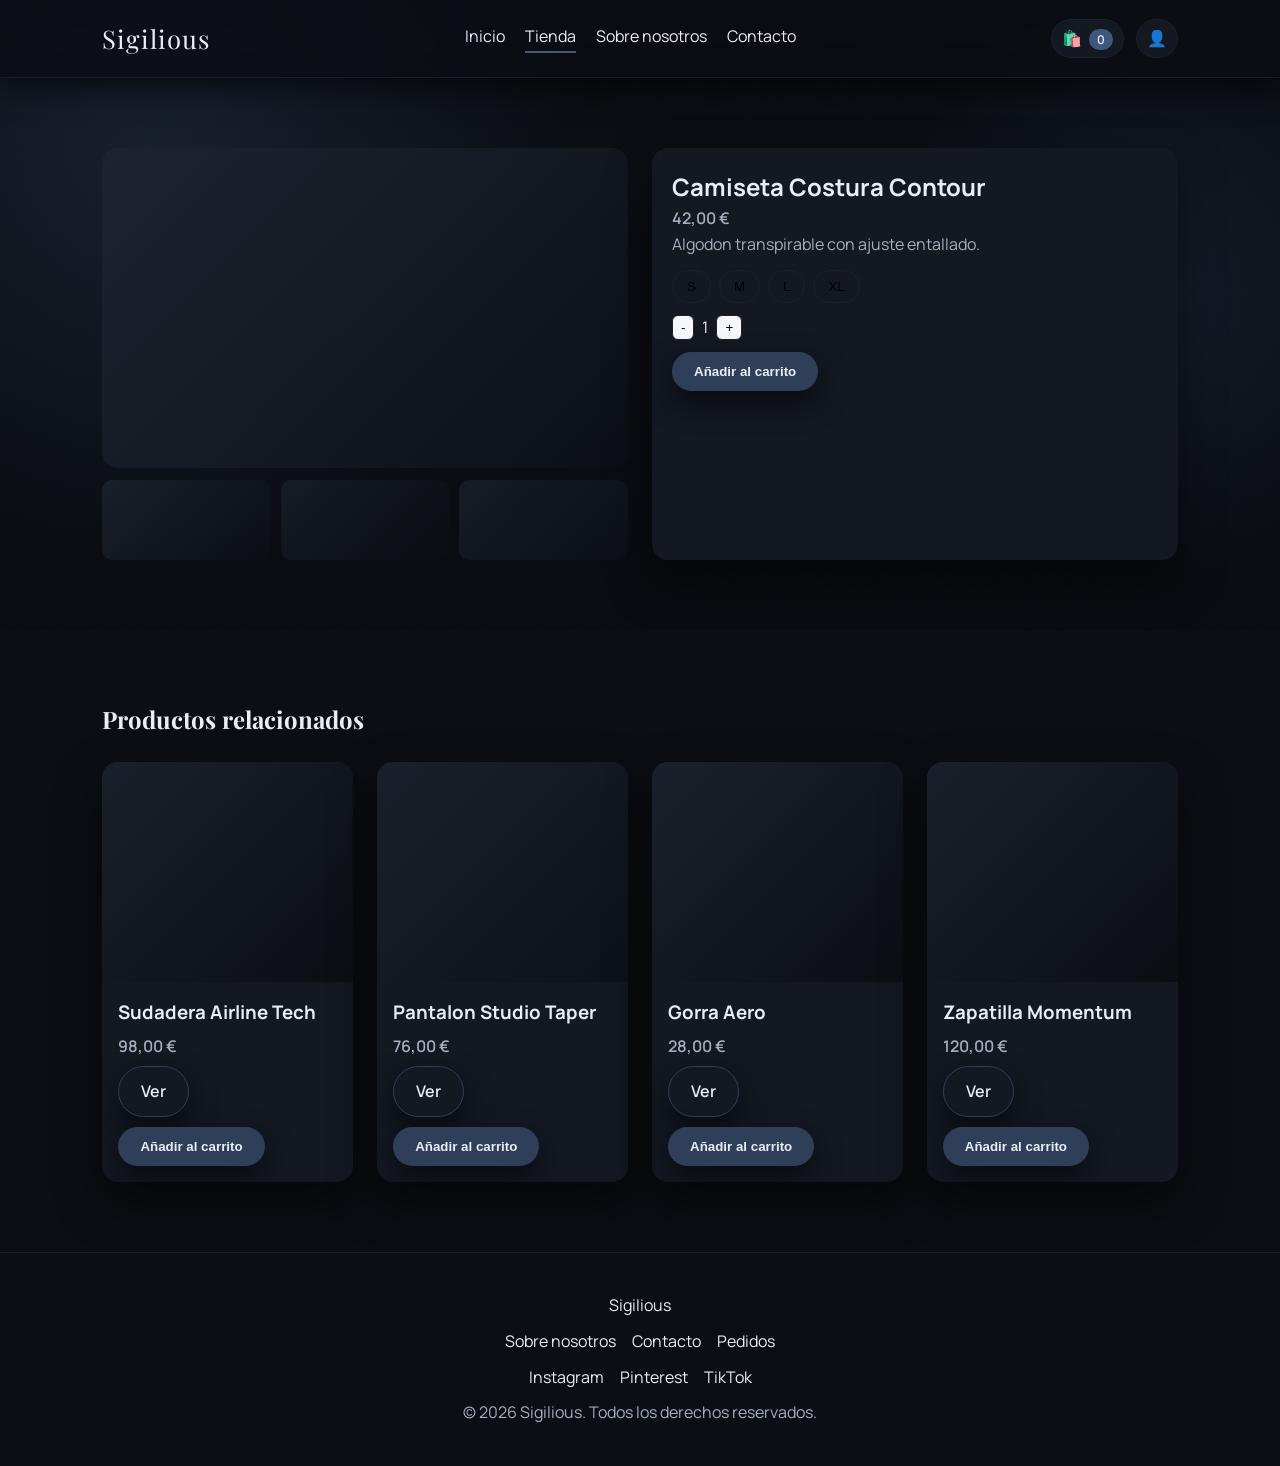
<file: product.html>
﻿<!doctype html>
<html lang="es">
<head>
  <meta charset="utf-8" />
  <meta name="viewport" content="width=device-width, initial-scale=1" />
  <title>Sigilious | Producto</title>
  <link rel="preconnect" href="https://fonts.googleapis.com">
  <link rel="preconnect" href="https://fonts.gstatic.com" crossorigin>
  <link href="https://fonts.googleapis.com/css2?family=Manrope:wght@300;400;500;600;700&family=Playfair+Display:wght@500;600;700&display=swap" rel="stylesheet">
  <link rel="stylesheet" href="css/style.css" />
  <link rel="stylesheet" href="css/layout.css" />
  <link rel="stylesheet" href="css/animations.css" />


</head>
<body data-page="product">
  <div class="loader" id="loader">
    <div class="loader-ring"></div>
    <div class="loader-text">Sigilious</div>
  </div>

  <header class="header glass">
    <nav class="nav">
      <a class="logo" href="index.html">Sigilious</a>
      <button class="menu-toggle" id="menuToggle" aria-label="Alternar navegación">
        <span></span><span></span><span></span>
      </button>
      <div class="nav-links" id="navLinks">
        <a href="index.html">Inicio</a>
        <a href="shop.html" class="active">Tienda</a>
        <a href="about.html">Sobre nosotros</a>
        <a href="contact.html">Contacto</a>
      </div>
      <div class="nav-actions">
        <a class="icon-btn" href="cart.html" aria-label="Carrito">
          <span class="icon">🛍️</span>
          <span class="badge" id="cartCount">0</span>
        </a>
        <a class="icon-btn" href="profile.html" aria-label="Perfil">
          <span class="icon">👤</span>
        </a>


      </div>
    </nav>
  </header>

  <main class="page fade-in">
    <section class="section product-detail" id="productDetail"></section>

    <section class="section alt">
      <div class="section-head">
        <h2>Productos relacionados</h2>
      </div>
      <div class="products" id="relatedProducts"></div>
    </section>
  </main>

  <footer class="footer">
    <div class="footer-inner">
      <div class="footer-brand">Sigilious</div>
      <div class="footer-links">
        <a href="about.html">Sobre nosotros</a>
        <a href="contact.html">Contacto</a>
        <a href="orders.html">Pedidos</a>
      </div>
      <div class="socials">
        <a href="#" aria-label="Instagram">Instagram</a>
        <a href="#" aria-label="Pinterest">Pinterest</a>
        <a href="#" aria-label="TikTok">TikTok</a>
      </div>
      <p class="muted">© 2026 Sigilious. Todos los derechos reservados.</p>
    </div>
  </footer>

  <script type="module" src="js/script.js"></script>  <button class="back-to-top" id="backToTop" aria-label="Volver arriba">↑</button>
</body>
</html>
</file>
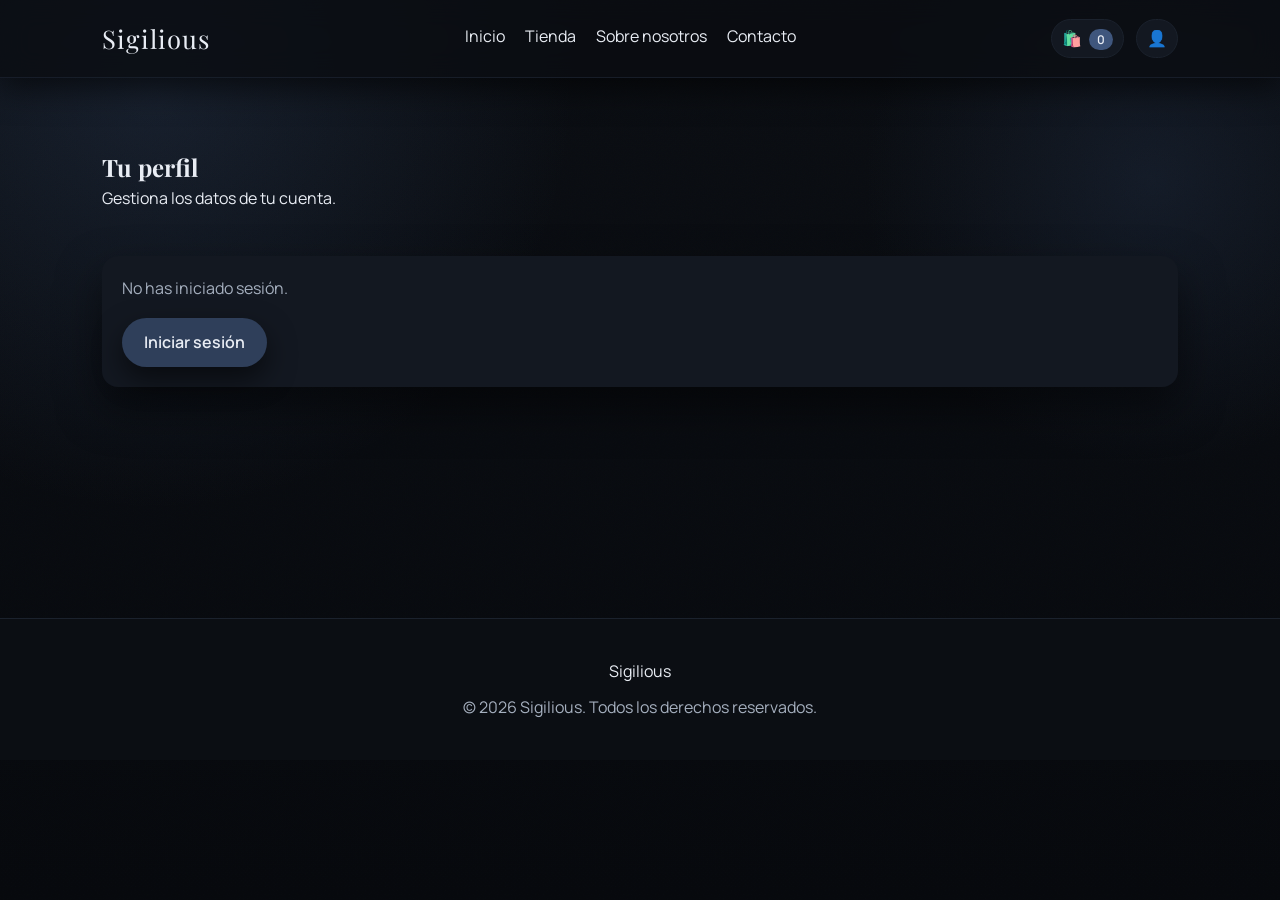
<file: profile.html>
﻿<!doctype html>
<html lang="es">
<head>
  <meta charset="utf-8" />
  <meta name="viewport" content="width=device-width, initial-scale=1" />
  <title>Sigilious | Perfil</title>
  <link rel="preconnect" href="https://fonts.googleapis.com">
  <link rel="preconnect" href="https://fonts.gstatic.com" crossorigin>
  <link href="https://fonts.googleapis.com/css2?family=Manrope:wght@300;400;500;600;700&family=Playfair+Display:wght@500;600;700&display=swap" rel="stylesheet">
  <link rel="stylesheet" href="css/style.css" />
  <link rel="stylesheet" href="css/layout.css" />
  <link rel="stylesheet" href="css/animations.css" />


</head>
<body data-page="profile">
  <div class="loader" id="loader">
    <div class="loader-ring"></div>
    <div class="loader-text">Sigilious</div>
  </div>

  <header class="header glass">
    <nav class="nav">
      <a class="logo" href="index.html">Sigilious</a>
      <button class="menu-toggle" id="menuToggle" aria-label="Alternar navegación">
        <span></span><span></span><span></span>
      </button>
      <div class="nav-links" id="navLinks">
        <a href="index.html">Inicio</a>
        <a href="shop.html">Tienda</a>
        <a href="about.html">Sobre nosotros</a>
        <a href="contact.html">Contacto</a>
      </div>
      <div class="nav-actions">
        <a class="icon-btn" href="cart.html" aria-label="Carrito">
          <span class="icon">🛍️</span>
          <span class="badge" id="cartCount">0</span>
        </a>
        <a class="icon-btn" href="profile.html" aria-label="Perfil">
          <span class="icon">👤</span>
        </a>


      </div>
    </nav>
  </header>

  <main class="page fade-in">
    <section class="section">
      <div class="section-head">
        <h1>Tu perfil</h1>
        <p>Gestiona los datos de tu cuenta.</p>
      </div>
      <div class="card" id="profileCard" data-tilt="low"></div>
    </section>
  </main>

  <footer class="footer">
    <div class="footer-inner">
      <div class="footer-brand">Sigilious</div>
      <p class="muted">© 2026 Sigilious. Todos los derechos reservados.</p>
    </div>
  </footer>

  <script type="module" src="js/script.js"></script>  <button class="back-to-top" id="backToTop" aria-label="Volver arriba">↑</button>
</body>
</html>
</file>
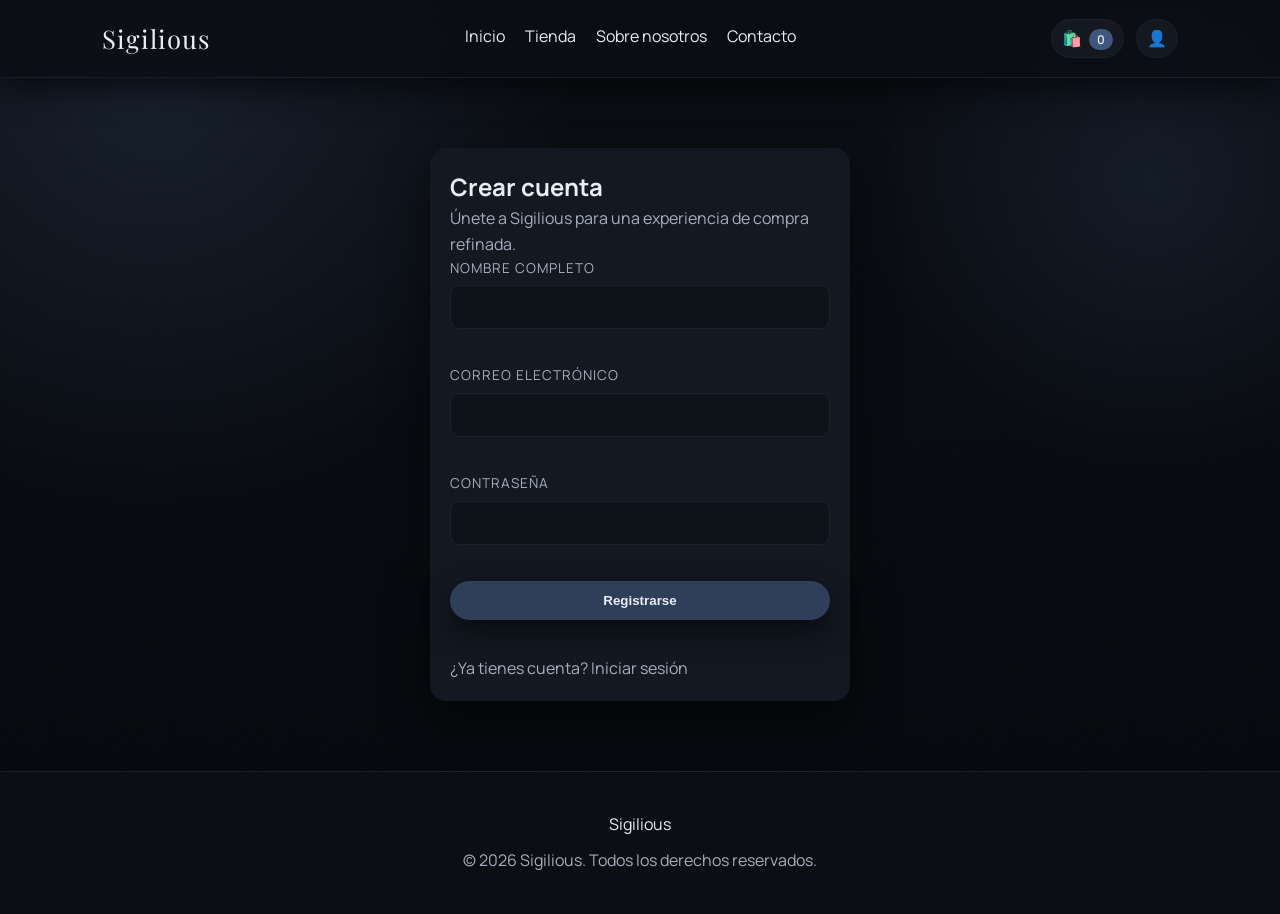
<file: register.html>
﻿<!doctype html>
<html lang="es">
<head>
  <meta charset="utf-8" />
  <meta name="viewport" content="width=device-width, initial-scale=1" />
  <title>Sigilious | Registrarse</title>
  <link rel="preconnect" href="https://fonts.googleapis.com">
  <link rel="preconnect" href="https://fonts.gstatic.com" crossorigin>
  <link href="https://fonts.googleapis.com/css2?family=Manrope:wght@300;400;500;600;700&family=Playfair+Display:wght@500;600;700&display=swap" rel="stylesheet">
  <link rel="stylesheet" href="css/style.css" />
  <link rel="stylesheet" href="css/layout.css" />
  <link rel="stylesheet" href="css/animations.css" />


</head>
<body data-page="register">
  <div class="loader" id="loader">
    <div class="loader-ring"></div>
    <div class="loader-text">Sigilious</div>
  </div>

  <header class="header glass">
    <nav class="nav">
      <a class="logo" href="index.html">Sigilious</a>
      <button class="menu-toggle" id="menuToggle" aria-label="Alternar navegación">
        <span></span><span></span><span></span>
      </button>
      <div class="nav-links" id="navLinks">
        <a href="index.html">Inicio</a>
        <a href="shop.html">Tienda</a>
        <a href="about.html">Sobre nosotros</a>
        <a href="contact.html">Contacto</a>
      </div>
      <div class="nav-actions">
        <a class="icon-btn" href="cart.html" aria-label="Carrito">
          <span class="icon">🛍️</span>
          <span class="badge" id="cartCount">0</span>
        </a>
        <a class="icon-btn" href="profile.html" aria-label="Perfil">
          <span class="icon">👤</span>
        </a>


      </div>
    </nav>
  </header>

  <main class="page fade-in">
    <section class="section auth">
      <div class="card auth-card">
        <h1>Crear cuenta</h1>
        <p class="muted">Únete a Sigilious para una experiencia de compra refinada.</p>
        <form class="form" id="registerForm" novalidate>
          <div class="form-row">
            <label for="name">Nombre completo</label>
            <input type="text" id="name" required />
            <small class="error" id="nameError"></small>
          </div>
          <div class="form-row">
            <label for="email">Correo electrónico</label>
            <input type="email" id="email" required />
            <small class="error" id="emailError"></small>
          </div>
          <div class="form-row">
            <label for="password">Contraseña</label>
            <input type="password" id="password" required />
            <small class="error" id="passwordError"></small>
          </div>
          <button class="btn" type="submit">Registrarse</button>
          <p class="form-success" id="registerSuccess"></p>
        </form>
        <p class="muted">¿Ya tienes cuenta? <a href="login.html">Iniciar sesión</a></p>
      </div>
    </section>
  </main>

  <footer class="footer">
    <div class="footer-inner">
      <div class="footer-brand">Sigilious</div>
      <p class="muted">© 2026 Sigilious. Todos los derechos reservados.</p>
    </div>
  </footer>

  <script type="module" src="js/script.js"></script>  <button class="back-to-top" id="backToTop" aria-label="Volver arriba">↑</button>
</body>
</html>
</file>
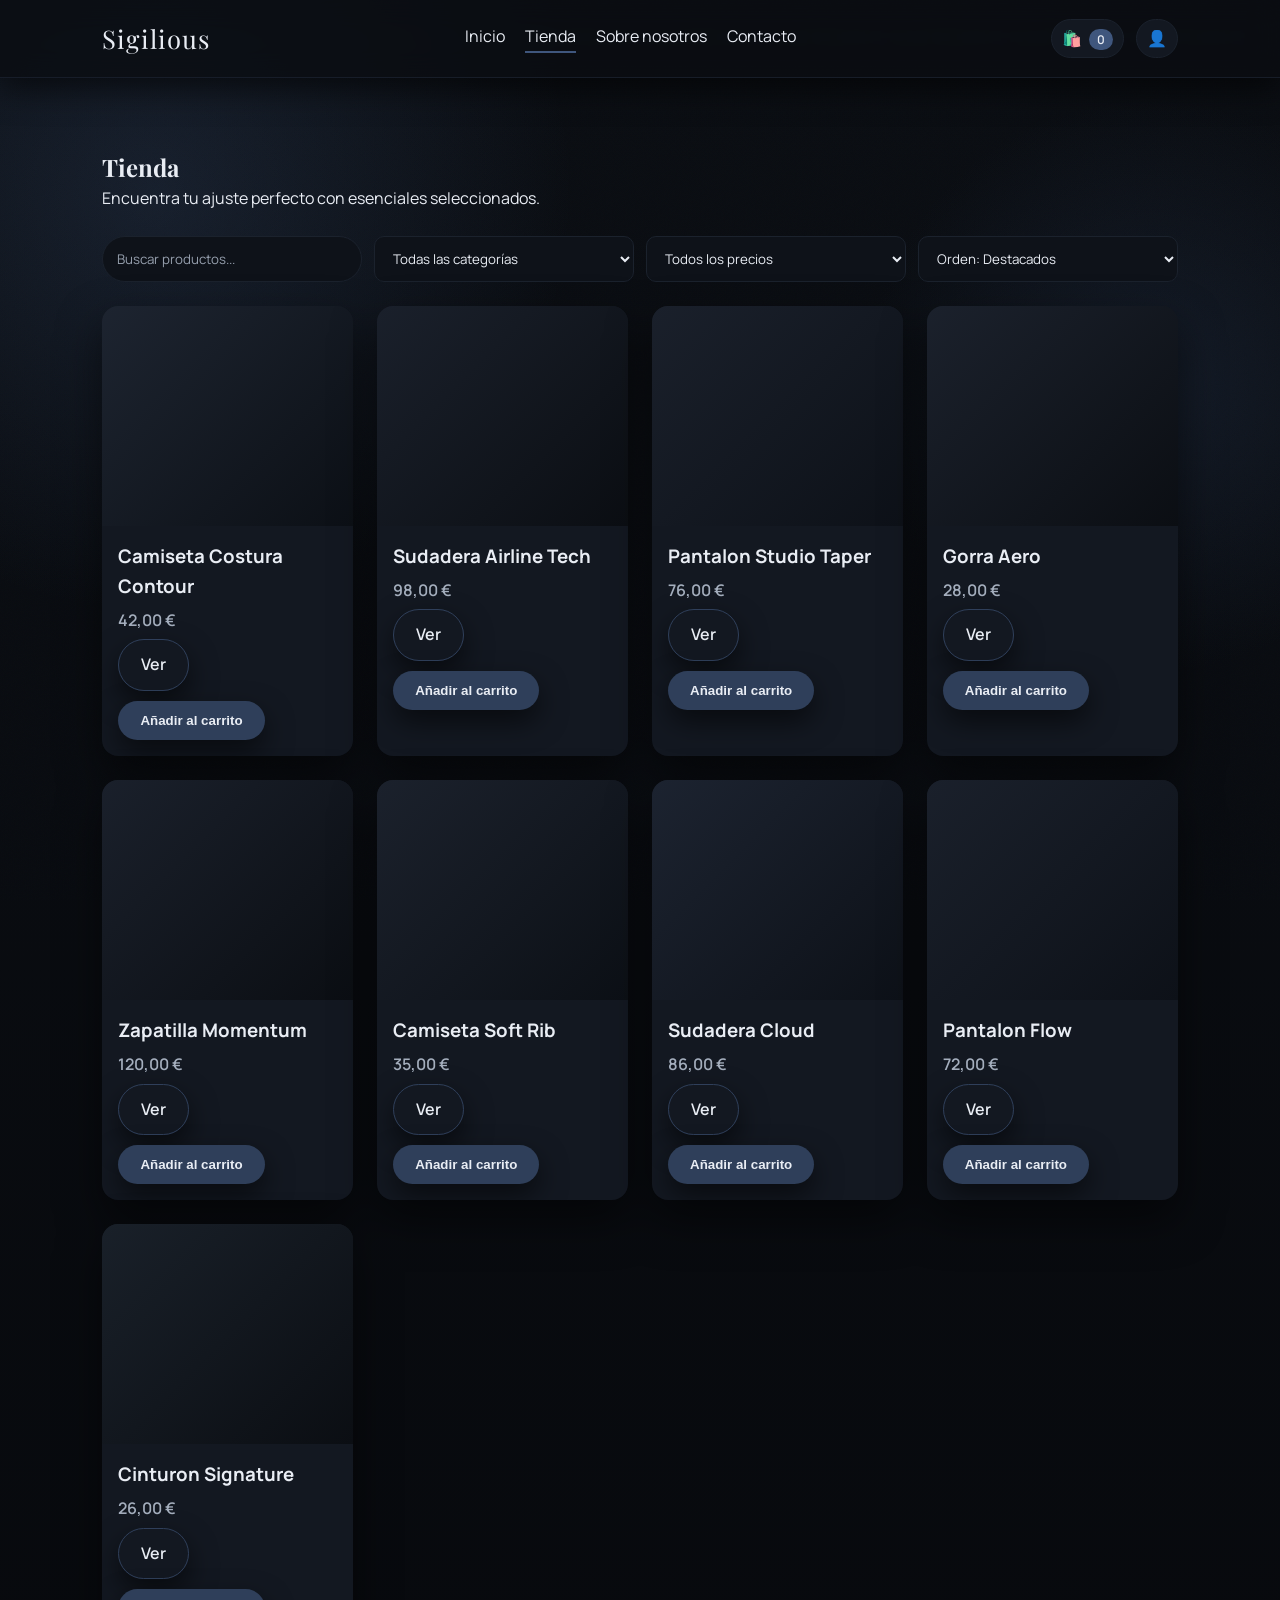
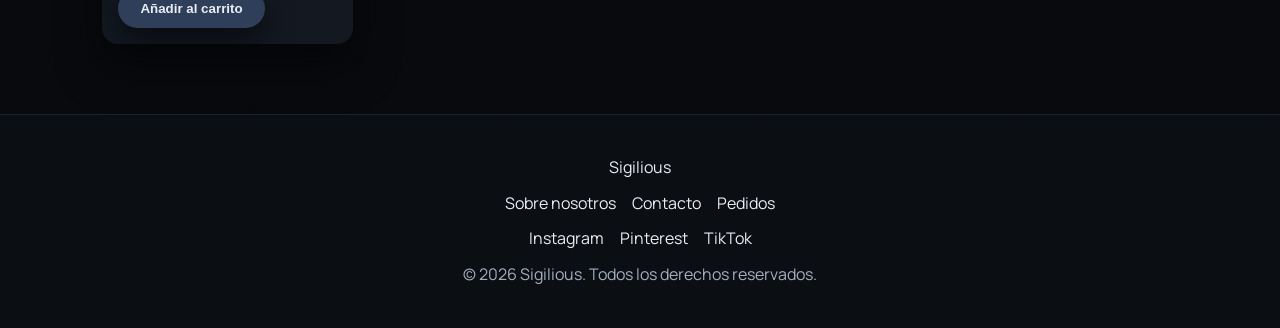
<file: shop.html>
﻿<!doctype html>
<html lang="es">
<head>
  <meta charset="utf-8" />
  <meta name="viewport" content="width=device-width, initial-scale=1" />
  <title>Sigilious | Tienda</title>
  <link rel="preconnect" href="https://fonts.googleapis.com">
  <link rel="preconnect" href="https://fonts.gstatic.com" crossorigin>
  <link href="https://fonts.googleapis.com/css2?family=Manrope:wght@300;400;500;600;700&family=Playfair+Display:wght@500;600;700&display=swap" rel="stylesheet">
  <link rel="stylesheet" href="css/style.css" />
  <link rel="stylesheet" href="css/layout.css" />
  <link rel="stylesheet" href="css/animations.css" />


</head>
<body data-page="shop">
  <div class="loader" id="loader">
    <div class="loader-ring"></div>
    <div class="loader-text">Sigilious</div>
  </div>

  <header class="header glass">
    <nav class="nav">
      <a class="logo" href="index.html">Sigilious</a>
      <button class="menu-toggle" id="menuToggle" aria-label="Alternar navegación">
        <span></span><span></span><span></span>
      </button>
      <div class="nav-links" id="navLinks">
        <a href="index.html">Inicio</a>
        <a href="shop.html" class="active">Tienda</a>
        <a href="about.html">Sobre nosotros</a>
        <a href="contact.html">Contacto</a>
      </div>
      <div class="nav-actions">
        <a class="icon-btn" href="cart.html" aria-label="Carrito">
          <span class="icon">🛍️</span>
          <span class="badge" id="cartCount">0</span>
        </a>
        <a class="icon-btn" href="profile.html" aria-label="Perfil">
          <span class="icon">👤</span>
        </a>


      </div>
    </nav>
  </header>

  <main class="page fade-in">
    <section class="section">
      <div class="section-head">
        <h1>Tienda</h1>
        <p>Encuentra tu ajuste perfecto con esenciales seleccionados.</p>
      </div>

      <div class="shop-controls">
        <input class="search" type="text" id="searchInput" placeholder="Buscar productos..." />
        <select id="categoryFilter">
          <option value="all">Todas las categorías</option>
          <option value="tshirts">Camisetas</option>
          <option value="hoodies">Sudaderas</option>
          <option value="pants">Pantalones</option>
          <option value="accessories">Accesorios</option>
          <option value="shoes">Calzado</option>
        </select>
        <select id="priceFilter">
          <option value="all">Todos los precios</option>
          <option value="0-40">Menos de €40</option>
          <option value="40-80">€40 - €80</option>
          <option value="80-150">€80 - €150</option>
        </select>
        <select id="sortFilter">
          <option value="featured">Orden: Destacados</option>
          <option value="low">Precio: menor a mayor</option>
          <option value="high">Precio: mayor a menor</option>
          <option value="name">Nombre: A-Z</option>
        </select>
      </div>

      <div class="products" id="shopGrid"></div>
    </section>
  </main>

  <footer class="footer">
    <div class="footer-inner">
      <div class="footer-brand">Sigilious</div>
      <div class="footer-links">
        <a href="about.html">Sobre nosotros</a>
        <a href="contact.html">Contacto</a>
        <a href="orders.html">Pedidos</a>
      </div>
      <div class="socials">
        <a href="#" aria-label="Instagram">Instagram</a>
        <a href="#" aria-label="Pinterest">Pinterest</a>
        <a href="#" aria-label="TikTok">TikTok</a>
      </div>
      <p class="muted">© 2026 Sigilious. Todos los derechos reservados.</p>
    </div>
  </footer>

  <script type="module" src="js/script.js"></script>  <button class="back-to-top" id="backToTop" aria-label="Volver arriba">↑</button>
</body>
</html>
</file>
<file: css/style.css>
/* Base styles for Sigilious */
:root {
  --white: #f5f7fa;
  --light: #0f1218;
  --gray: #1b222d;
  --text: #e9edf4;
  --muted: #a5afbe;
  --accent: #2f3f5a;
  --accent-strong: #3f567d;
  --success: #2aa164;
  --error: #d66060;
  --info: #6ea2ff;
  --shadow: 0 20px 44px rgba(0, 0, 0, 0.5);
  --radius: 16px;
  --heading: "Playfair Display", serif;
  --body: "Manrope", sans-serif;
}

* { box-sizing: border-box; margin: 0; padding: 0; }

body {
  font-family: var(--body);
  color: var(--text);
  background:
    radial-gradient(700px 700px at 12% 10%, rgba(79, 112, 165, 0.18), transparent 60%),
    radial-gradient(520px 520px at 90% 20%, rgba(34, 48, 72, 0.4), transparent 55%),
    linear-gradient(180deg, #0b0e13, #07090d);
  line-height: 1.6;
  min-height: 100vh;
  position: relative;
  overflow-x: hidden;
}

body::after {
  content: "";
  position: fixed;
  inset: 0;
  pointer-events: none;
  background-image: url("data:image/svg+xml;utf8,<svg xmlns='http://www.w3.org/2000/svg' width='120' height='120' viewBox='0 0 120 120'><filter id='n'><feTurbulence type='fractalNoise' baseFrequency='0.9' numOctaves='2' stitchTiles='stitch'/></filter><rect width='120' height='120' filter='url(%23n)' opacity='0.06'/></svg>");
  mix-blend-mode: soft-light;
  z-index: 1;
}

a { color: inherit; text-decoration: none; }

img { max-width: 100%; display: block; }

.page { min-height: 60vh; }

.header, .page, .footer { position: relative; z-index: 2; }

.muted { color: var(--muted); }

.btn {
  background: var(--accent);
  color: #e9edf4;
  border: none;
  padding: 12px 22px;
  border-radius: 999px;
  font-weight: 600;
  cursor: pointer;
  transition: transform 0.3s ease, box-shadow 0.3s ease, opacity 0.2s ease;
  box-shadow: 0 12px 28px rgba(0, 0, 0, 0.55);
  position: relative;
  overflow: hidden;
}

.btn:hover { transform: translateY(-3px); }

.btn::after {
  content: "";
  position: absolute;
  top: -50%;
  left: -60%;
  width: 60%;
  height: 200%;
  background: linear-gradient(120deg, rgba(255, 255, 255, 0.45), transparent);
  transform: translateX(-120%) rotate(12deg);
  transition: transform 0.6s ease;
}

.btn:hover::after { transform: translateX(220%) rotate(12deg); }

.btn:disabled,
.btn.is-loading {
  cursor: wait;
  opacity: 0.8;
  transform: none;
}

.btn.ghost {
  background: transparent;
  border: 1px solid var(--accent);
  color: var(--text);
}

.card {
  background: #131821;
  border-radius: var(--radius);
  box-shadow: var(--shadow);
  padding: 20px;
}

.tilt { transform-style: preserve-3d; transition: transform 0.15s ease; }

/* Header */
.header { position: sticky; top: 0; z-index: 100; }

.glass {
  backdrop-filter: blur(14px);
  background: rgba(10, 13, 18, 0.8);
  border-bottom: 1px solid rgba(27, 34, 45, 0.85);
  box-shadow: 0 10px 32px rgba(0, 0, 0, 0.6);
}

.nav {
  display: flex;
  align-items: center;
  justify-content: space-between;
  padding: 18px 8vw;
  gap: 20px;
  position: relative;
}

.logo {
  font-family: var(--heading);
  font-size: 1.6rem;
  letter-spacing: 1px;
}

.nav-links {
  display: flex;
  gap: 20px;
}

.nav-links a {
  position: relative;
  padding-bottom: 4px;
}

.nav-links a::after {
  content: "";
  position: absolute;
  left: 0;
  bottom: 0;
  width: 0;
  height: 2px;
  background: var(--accent-strong);
  transition: width 0.3s ease;
}

.nav-links a:hover::after,
.nav-links a.active::after { width: 100%; }

.nav-actions { display: flex; gap: 12px; align-items: center; }

.icon-btn {
  background: #131821;
  border: 1px solid var(--gray);
  border-radius: 999px;
  padding: 6px 10px;
  cursor: pointer;
  position: relative;
}

.badge {
  background: var(--accent-strong);
  color: #e9edf4;
  border-radius: 999px;
  padding: 2px 8px;
  font-size: 0.75rem;
  font-weight: 600;
  margin-left: 4px;
}

.menu-toggle {
  display: none;
  flex-direction: column;
  gap: 4px;
  background: transparent;
  border: none;
  cursor: pointer;
}

.menu-toggle span { width: 24px; height: 2px; background: var(--text); }

/* Hero */
.hero { padding: 90px 8vw; }

.hero-content {
  display: grid;
  grid-template-columns: repeat(auto-fit, minmax(280px, 1fr));
  gap: 40px;
  align-items: center;
}

.eyebrow { text-transform: uppercase; letter-spacing: 2px; color: var(--muted); font-size: 0.8rem; }

.hero-title { font-family: var(--heading); font-size: clamp(2.6rem, 4.5vw, 4rem); margin: 10px 0; }

.hero-sub { color: var(--muted); max-width: 420px; }

.hero-cta { display: flex; gap: 12px; margin-top: 22px; flex-wrap: wrap; }

.hero-visual { display: flex; justify-content: center; }

.hero-card {
  width: min(360px, 80vw);
  height: 360px;
  border-radius: var(--radius);
  background: linear-gradient(135deg, #151b24, #0b0e13);
  position: relative;
  box-shadow: var(--shadow);
  overflow: hidden;
  animation: float 6s ease-in-out infinite;
}

.hero-glow {
  position: absolute;
  width: 260px;
  height: 260px;
  border-radius: 50%;
  background: rgba(79, 112, 165, 0.3);
  bottom: -60px;
  right: -40px;
}

.hero-label {
  position: absolute;
  top: 20px;
  left: 20px;
  background: #131821;
  padding: 6px 14px;
  border-radius: 999px;
  font-size: 0.85rem;
  box-shadow: 0 6px 16px rgba(0, 0, 0, 0.6);
}

.scroll-hint { text-align: center; margin-top: 24px; color: var(--muted); }

/* Sections */
.section { padding: 70px 8vw; }

.section.alt { background: #0b0e13; }

.section-head { margin-bottom: 24px; }

.section-head h1,
.section-head h2 { font-family: var(--heading); }

.section-head + .card,
.section-head + .auth-card,
.section-head + #profileCard {
  margin-top: 44px;
}

#profileCard {
  display: grid;
  gap: 16px;
}

#profileCard .btn {
  display: inline-flex;
  align-items: center;
  justify-content: center;
  width: fit-content;
}

/* Products */
.products {
  display: grid;
  grid-template-columns: repeat(auto-fit, minmax(230px, 1fr));
  gap: 24px;
}

.product-card {
  background: #131821;
  border-radius: var(--radius);
  box-shadow: var(--shadow);
  overflow: hidden;
  transition: transform 0.3s ease, box-shadow 0.3s ease;
  position: relative;
}

.product-card:hover { transform: translateY(-6px); }

.product-card::before {
  content: "";
  position: absolute;
  inset: 0;
  background: linear-gradient(135deg, rgba(79, 112, 165, 0.25), transparent 60%);
  opacity: 0;
  transition: opacity 0.3s ease;
  pointer-events: none;
}

.product-card:hover::before { opacity: 1; }

.product-img { height: 220px; background-size: cover; background-position: center; }

.product-info { padding: 16px; display: grid; gap: 6px; }

.card-actions { display: flex; gap: 10px; flex-wrap: wrap; }

.price { color: var(--muted); font-weight: 600; }

/* Placeholder image gradients */
.img-1 { background: linear-gradient(135deg, #1a202b, #0b0e13); }
.img-2 { background: linear-gradient(135deg, #1d2430, #0c1016); }
.img-3 { background: linear-gradient(135deg, #1a202b, #0d1118); }
.img-4 { background: linear-gradient(135deg, #192029, #0b0e13); }
.img-5 { background: linear-gradient(135deg, #1b212c, #0c1016); }
.img-6 { background: linear-gradient(135deg, #1c2330, #0d1118); }
.img-7 { background: linear-gradient(135deg, #1a202b, #0d1118); }
.img-8 { background: linear-gradient(135deg, #1b212c, #0b0e13); }
.img-9 { background: linear-gradient(135deg, #1a202b, #0b0e13); }

/* Forms */
.form { display: grid; gap: 16px; }

.form-row { display: grid; gap: 6px; }

label { font-size: 0.85rem; text-transform: uppercase; letter-spacing: 1px; color: var(--muted); }

input,
select,
textarea {
  border: 1px solid var(--gray);
  padding: 12px 14px;
  border-radius: 10px;
  font-family: var(--body);
  color: var(--text);
  background: #0e1219;
  transition: border-color 0.2s ease, box-shadow 0.2s ease, background 0.2s ease;
}

input::placeholder,
textarea::placeholder {
  color: var(--muted);
  opacity: 0.9;
}

input:focus,
select:focus,
textarea:focus {
  outline: none;
  border-color: var(--accent-strong);
  background: #131821;
}

input.input-invalid,
select.input-invalid,
textarea.input-invalid {
  border-color: var(--error);
  box-shadow: 0 0 0 3px rgba(204, 63, 63, 0.12);
}

input.input-valid,
select.input-valid,
textarea.input-valid {
  border-color: var(--success);
  box-shadow: 0 0 0 3px rgba(31, 143, 78, 0.12);
}

.error { color: var(--error); font-size: 0.8rem; min-height: 14px; }

.form-success { color: var(--success); min-height: 20px; }

/* Footer */
.footer { padding: 40px 8vw; background: #0b0e13; border-top: 1px solid var(--gray); }

.footer-inner { display: flex; flex-direction: column; gap: 10px; align-items: center; text-align: center; }

.footer-links,
.socials { display: flex; gap: 16px; }

/* Utilities */
.categories { display: grid; grid-template-columns: repeat(auto-fit, minmax(160px, 1fr)); gap: 16px; }

.category-card {
  background: #131821;
  border-radius: var(--radius);
  padding: 20px;
  text-align: center;
  box-shadow: var(--shadow);
  transition: transform 0.3s ease;
}

.category-card:hover { transform: translateY(-4px); }

.slider { display: flex; gap: 16px; overflow-x: auto; scroll-snap-type: x mandatory; padding-bottom: 6px; }

.slide {
  background: #131821;
  border-radius: var(--radius);
  padding: 16px;
  box-shadow: var(--shadow);
  min-width: 220px;
  scroll-snap-align: start;
}

.product-thumb { height: 160px; border-radius: 12px; background-size: cover; background-position: center; }

.slide-info {
  margin-top: 10px;
  display: flex;
  align-items: center;
  gap: 10px;
}

.slide-info span { margin-left: auto; }

.brand { background: linear-gradient(120deg, #0f1218, #0b0e13); }

.brand-content {
  max-width: 520px;
  display: grid;
  gap: 18px;
}

.brand-content .btn {
  width: fit-content;
}

.newsletter { display: flex; justify-content: center; }

.newsletter-card {
  background: #131821;
  border-radius: var(--radius);
  padding: 28px;
  box-shadow: var(--shadow);
  max-width: 520px;
  text-align: center;
}

.newsletter-form { display: flex; gap: 10px; margin-top: 14px; flex-wrap: wrap; justify-content: center; }

/* Shop controls */
.shop-controls { display: grid; grid-template-columns: repeat(auto-fit, minmax(180px, 1fr)); gap: 12px; margin-bottom: 24px; }

.search { border-radius: 999px; }

/* Cart */
.cart-layout { display: grid; grid-template-columns: 2fr 1fr; gap: 24px; }

.cart-item {
  display: grid;
  grid-template-columns: 100px 1fr auto;
  gap: 16px;
  align-items: center;
  margin-bottom: 16px;
}

.qty { display: flex; gap: 8px; align-items: center; flex-wrap: wrap; }

.qty button {
  border: 1px solid var(--gray);
  background: var(--white);
  border-radius: 6px;
  padding: 4px 8px;
  cursor: pointer;
}

.cart-meta { display: grid; gap: 6px; }

.cart-size {
  display: inline-flex;
  width: fit-content;
  border-radius: 999px;
  background: #131821;
  color: var(--text);
  padding: 4px 10px;
  font-size: 0.8rem;
  font-weight: 600;
}

.cart-summary { display: grid; gap: 10px; height: fit-content; }

/* Product detail */
.product-detail { display: grid; gap: 24px; }

.product-detail-grid { display: grid; grid-template-columns: repeat(auto-fit, minmax(260px, 1fr)); gap: 24px; }

.product-gallery { display: grid; gap: 12px; }

.gallery-main { height: 320px; border-radius: var(--radius); background-size: cover; background-position: center; }

.gallery-thumbs { display: grid; grid-template-columns: repeat(3, 1fr); gap: 10px; }

.thumb { height: 80px; border-radius: 10px; background-size: cover; background-position: center; opacity: 0.8; }

.size-selector { display: flex; gap: 8px; margin: 12px 0; flex-wrap: wrap; }

.size-selector button {
  border: 1px solid var(--gray);
  background: #131821;
  padding: 8px 14px;
  border-radius: 999px;
  cursor: pointer;
  transition: transform 0.2s ease, border-color 0.2s ease, background 0.2s ease, color 0.2s ease;
}

.size-selector button:hover { transform: translateY(-2px); }

.size-selector button.active {
  background: var(--accent-strong);
  border-color: var(--accent-strong);
  color: #e9edf4;
}

.product-detail .card #addProduct {
  margin-top: 12px;
}

/* Admin */
.admin-layout { display: grid; grid-template-columns: 1fr 1.2fr; gap: 24px; }

.admin-list { display: grid; gap: 10px; }

.admin-item { display: flex; justify-content: space-between; align-items: center; gap: 12px; }

/* Auth */
.auth { display: flex; justify-content: center; }

.auth-card { max-width: 420px; width: 100%; }

/* Loading */
.btn-spinner {
  width: 14px;
  height: 14px;
  border: 2px solid rgba(32, 26, 18, 0.25);
  border-top-color: currentColor;
  border-radius: 50%;
  display: inline-block;
  animation: spin 0.65s linear infinite;
}

.btn-content {
  display: inline-flex;
  align-items: center;
  justify-content: center;
  gap: 8px;
}

/* Toasts */
.toast-stack {
  position: fixed;
  right: 24px;
  bottom: 24px;
  display: grid;
  gap: 12px;
  width: min(360px, calc(100vw - 32px));
  z-index: 9999;
}

.toast {
  display: grid;
  grid-template-columns: 1fr auto;
  gap: 12px;
  align-items: start;
  background: rgba(19, 24, 33, 0.96);
  border-radius: 18px;
  box-shadow: 0 18px 40px rgba(15, 15, 16, 0.18);
  padding: 16px 18px;
  border-left: 4px solid var(--info);
  transform: translateX(120%);
  opacity: 0;
  transition: transform 0.28s ease, opacity 0.28s ease;
}

.toast.show {
  transform: translateX(0);
  opacity: 1;
}

.toast.hide {
  transform: translateX(120%);
  opacity: 0;
}

.toast.toast-success { border-left-color: var(--success); }
.toast.toast-error { border-left-color: var(--error); }
.toast.toast-info { border-left-color: var(--info); }

.toast-message {
  font-size: 0.95rem;
  line-height: 1.45;
}

.toast-close {
  border: none;
  background: transparent;
  color: var(--muted);
  cursor: pointer;
  font-size: 1.1rem;
  line-height: 1;
  padding: 2px;
}

/* Back to top */
.back-to-top {
  position: fixed;
  right: 24px;
  bottom: 24px;
  width: 44px;
  height: 44px;
  border-radius: 999px;
  border: 1px solid var(--gray);
  background: var(--accent);
  color: var(--text);
  display: grid;
  place-items: center;
  cursor: pointer;
  box-shadow: var(--shadow);
  opacity: 0;
  pointer-events: none;
  transform: translateY(8px);
  transition: opacity 0.3s ease, transform 0.3s ease;
  z-index: 9998;
}

.back-to-top.show {
  opacity: 1;
  pointer-events: auto;
  transform: translateY(0);
}

.back-to-top:hover {
  transform: translateY(-2px);
}

/* Responsive */
@media (max-width: 900px) {
  .nav-links {
    position: absolute;
    left: 0;
    right: 0;
    top: calc(100% + 1px);
    background: #0f1218;
    box-shadow: 0 18px 30px rgba(0, 0, 0, 0.55);
    border-top: 1px solid rgba(27, 34, 45, 0.85);
    padding: 10px 0;
    flex-direction: column;
    align-items: center;
    gap: 0;
    display: none;
  }

  .nav-links.open { display: flex; }

  .nav-links a {
    width: 100%;
    text-align: center;
    padding: 14px 20px;
  }

  .nav-links a::after {
    left: 50%;
    bottom: 8px;
    transform: translateX(-50%);
  }

  .menu-toggle { display: flex; }

  .cart-layout,
  .admin-layout,
  .checkout-layout { grid-template-columns: 1fr; }
}

@media (max-width: 640px) {
  .toast-stack {
    right: 16px;
    left: 16px;
    bottom: 16px;
    width: auto;
  }

  .cart-item {
    grid-template-columns: 1fr;
  }
}

@media (max-width: 480px) {
  .hero,
  .section { padding: 60px 6vw; }

  .hero-content { text-align: center; }

  .hero-cta { justify-content: center; }

  .footer-links,
  .socials { flex-wrap: wrap; justify-content: center; }
}

@keyframes spin {
  to { transform: rotate(360deg); }
}
</file>
<file: css/layout.css>
﻿/* Layout utilities */
.about-grid { display: grid; grid-template-columns: repeat(auto-fit, minmax(240px, 1fr)); gap: 24px; color: var(--muted); }

.checkout-layout { display: grid; grid-template-columns: 1.2fr 0.8fr; gap: 24px; }

.orders { display: grid; gap: 16px; }

.order-card { background: var(--white); border-radius: var(--radius); padding: 16px; box-shadow: var(--shadow); }

.nav-actions .icon-btn { transition: transform 0.3s ease; }
.nav-actions .icon-btn:hover { transform: translateY(-2px); }

/* Glass utility */
.glass-card {
  background: rgba(255, 255, 255, 0.7);
  border: 1px solid rgba(227, 230, 239, 0.7);
  backdrop-filter: blur(10px);
  border-radius: var(--radius);
}
</file>
<file: css/animations.css>
﻿/* Animations and transitions */
.fade-in { animation: fadeIn 0.6s ease; }

.fade-out { animation: fadeOut 0.4s ease forwards; }

@keyframes fadeIn { from { opacity: 0; transform: translateY(10px); } to { opacity: 1; transform: translateY(0); } }
@keyframes fadeOut { from { opacity: 1; } to { opacity: 0; } }

.loader {
  position: fixed;
  inset: 0;
  background: #fbf9f6;
  display: flex;
  flex-direction: column;
  align-items: center;
  justify-content: center;
  z-index: 200;
}

.loader-ring {
  width: 48px; height: 48px;
  border-radius: 50%;
  border: 3px solid #e7dfd3;
  border-top-color: #b79b75;
  animation: spin 1s linear infinite;
}

.loader-text { margin-top: 12px; letter-spacing: 2px; text-transform: uppercase; color: #6b6256; }

@keyframes spin { to { transform: rotate(360deg); } }

.reveal { opacity: 0; transform: translateY(14px); transition: 0.6s ease; }
.reveal.visible { opacity: 1; transform: translateY(0); }

.animated-text {
  animation: textGlow 2.8s ease-in-out infinite;
}

@keyframes textGlow {
  0%, 100% { letter-spacing: 1px; }
  50% { letter-spacing: 3px; }
}

@keyframes float {
  0%, 100% { transform: translateY(0); }
  50% { transform: translateY(-10px); }
}
</file>
